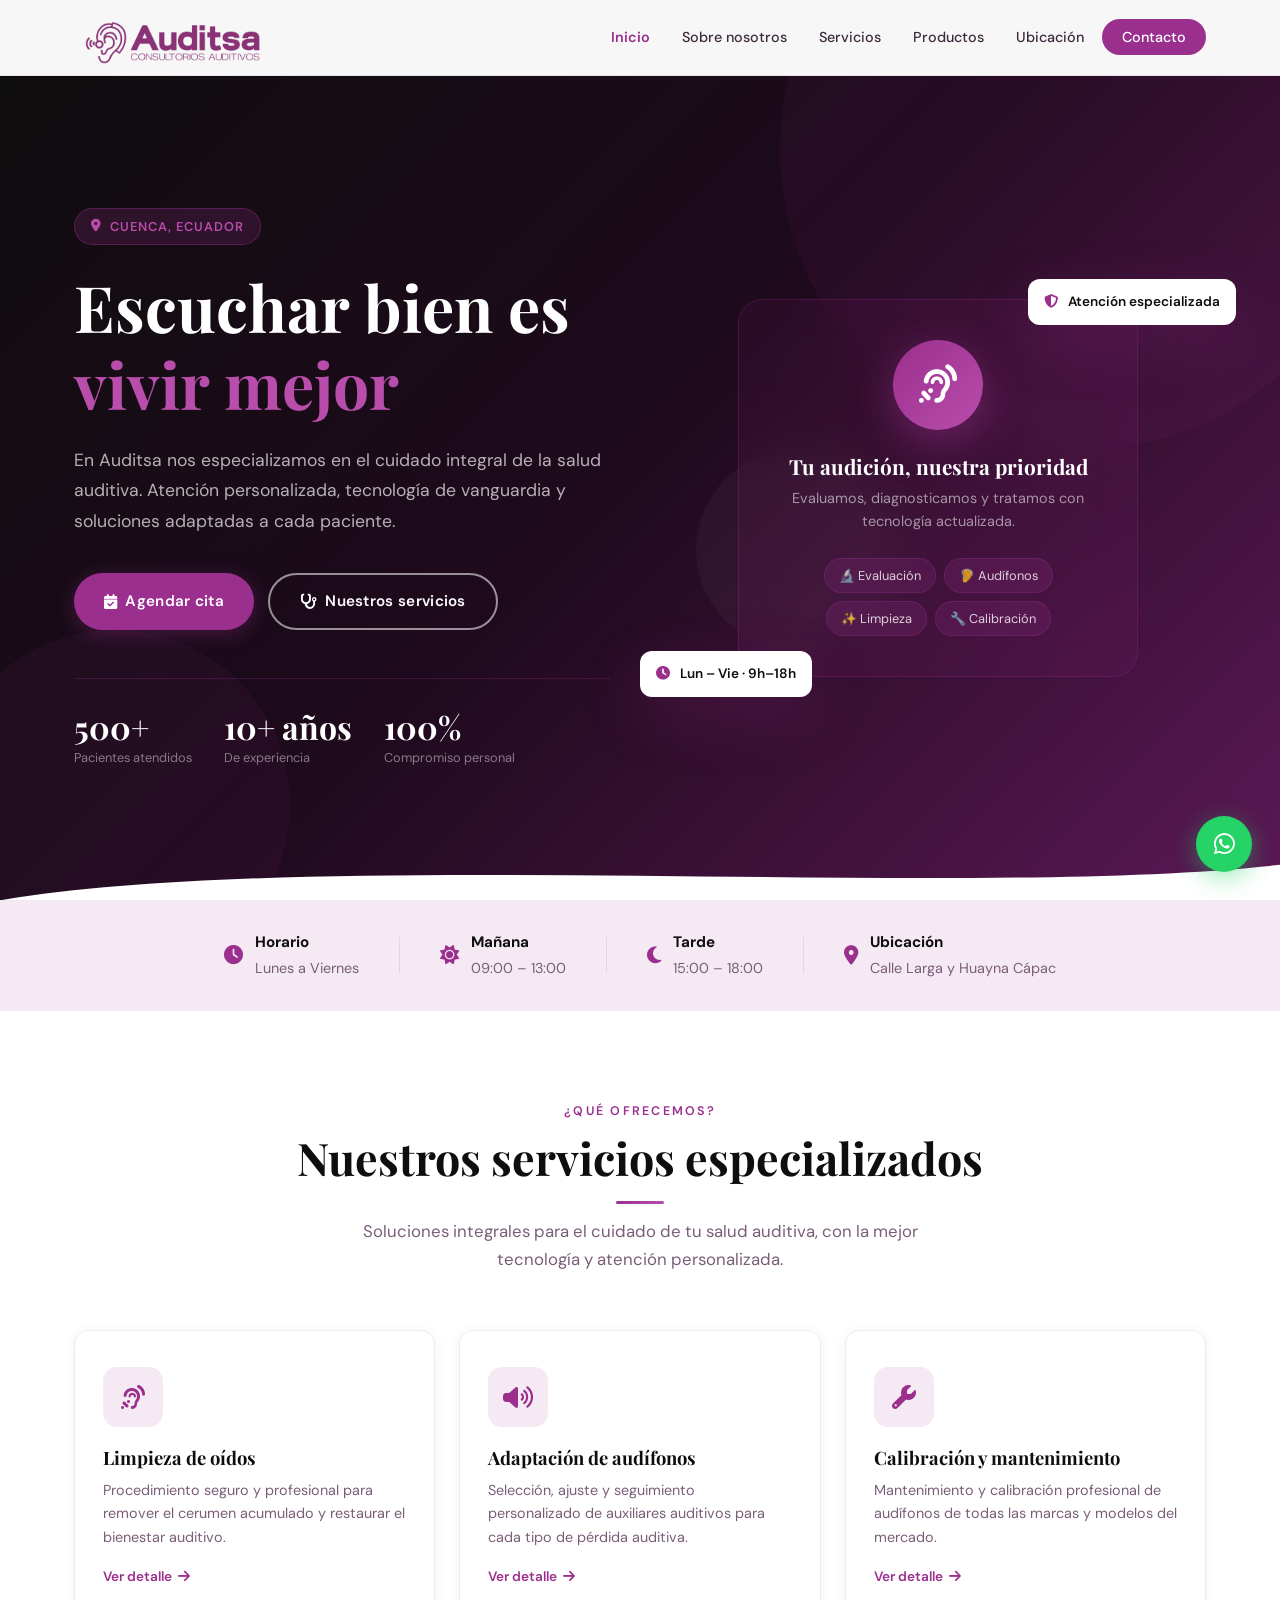
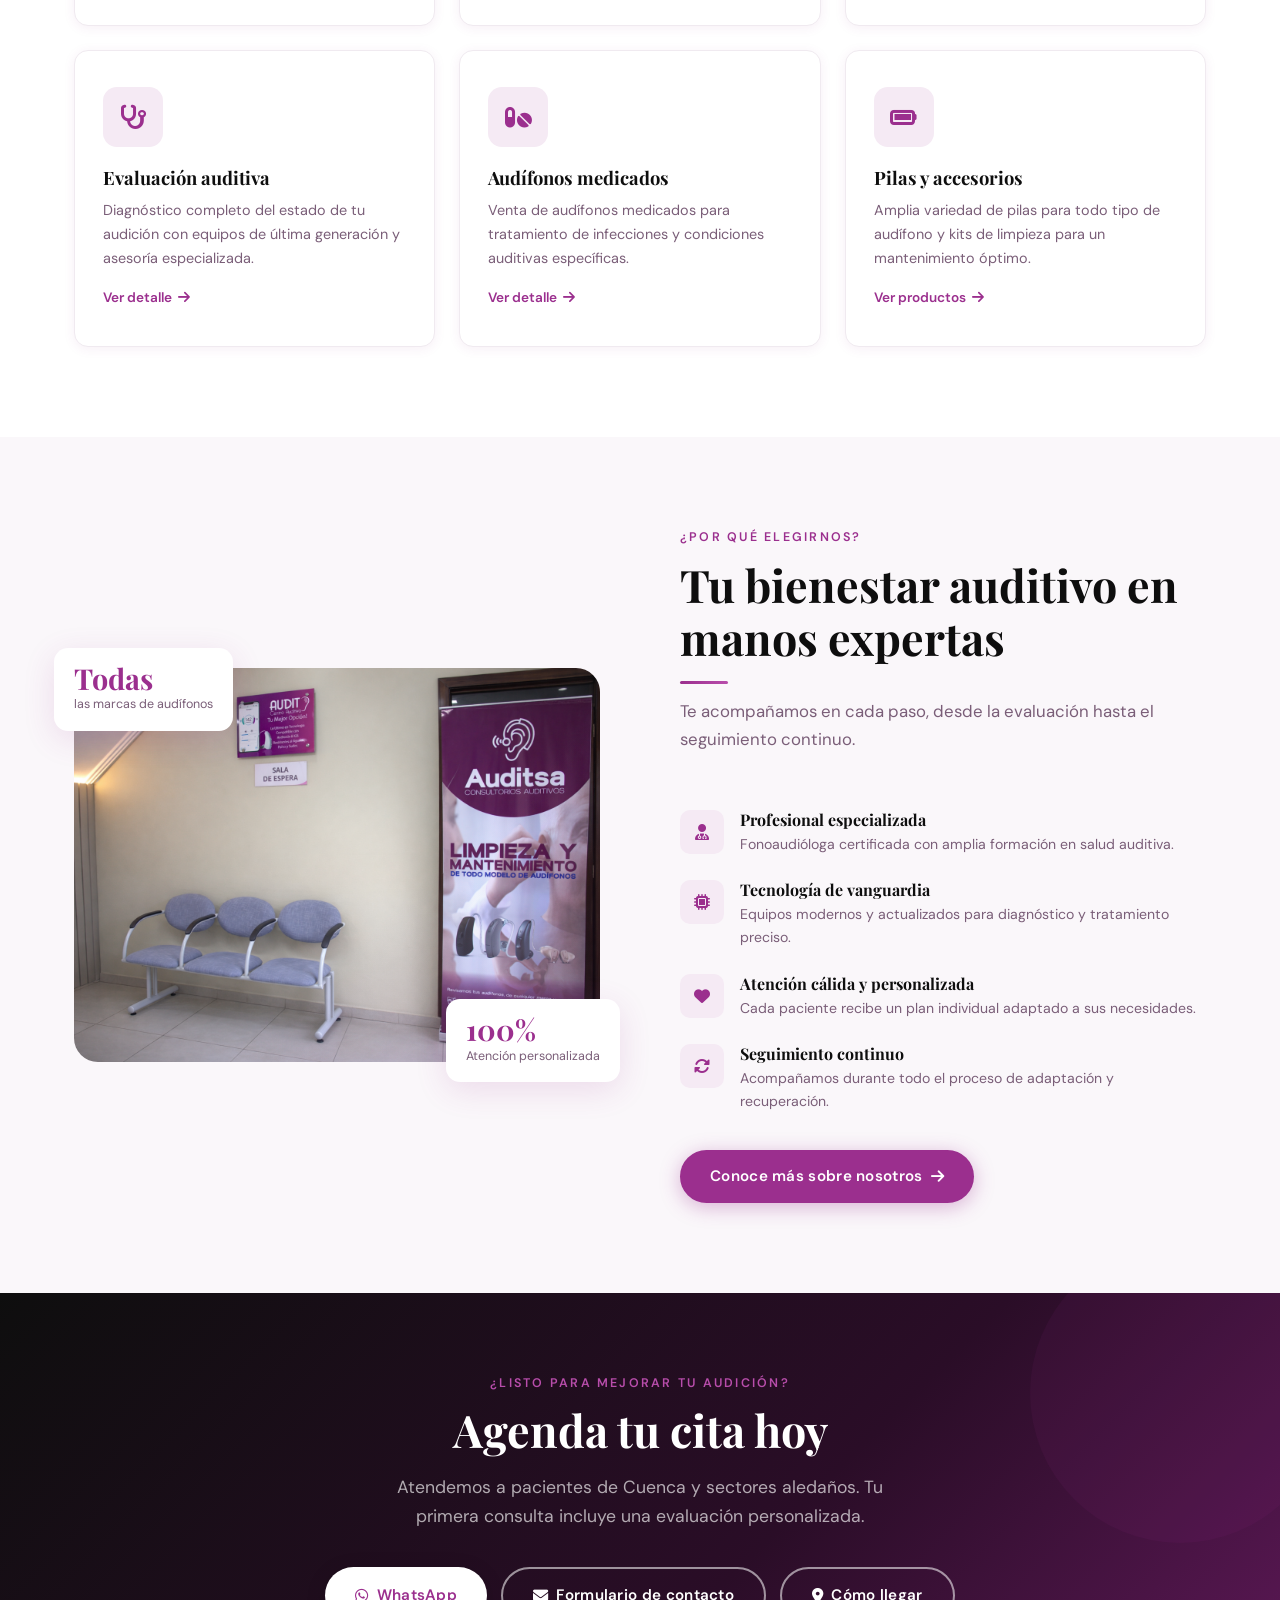
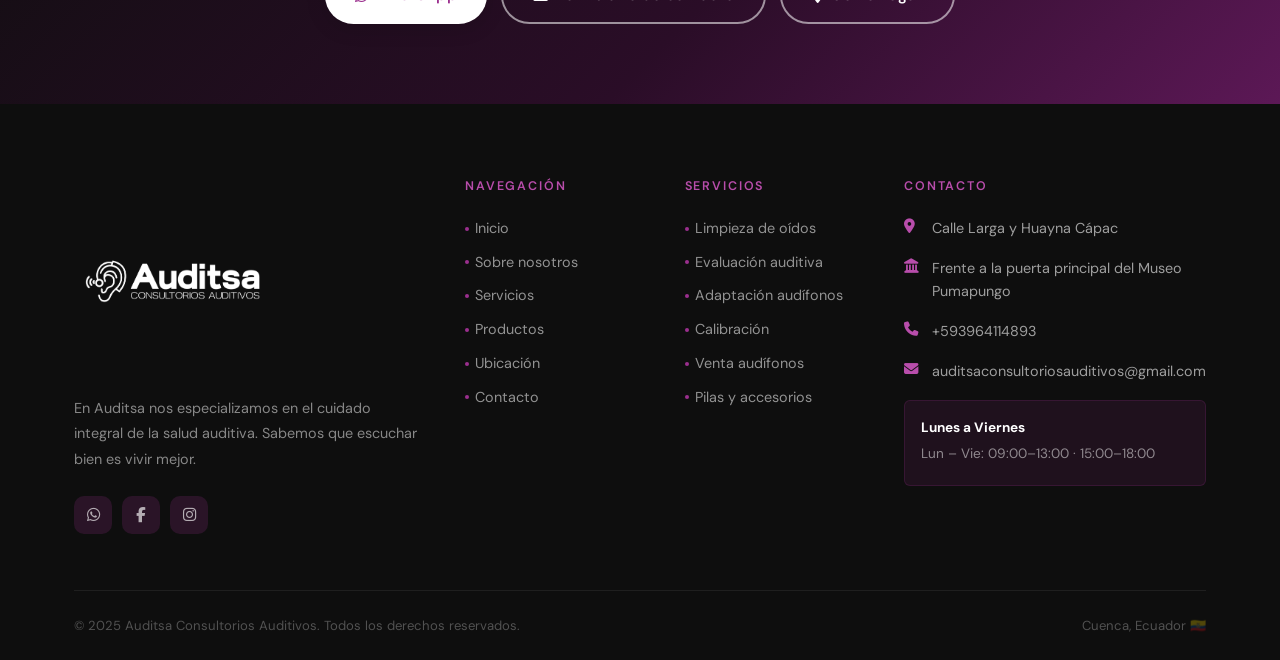
<file: index.html>
<!DOCTYPE html>
<html lang="es">

<head>
  <meta charset="UTF-8" />
  <meta name="viewport" content="width=device-width, initial-scale=1.0" />
  <meta name="description"
    content="Auditsa Consultorios Auditivos – Cuenca, Ecuador. Evaluación auditiva, audífonos, limpieza de oídos y más." />
  <title>Auditsa | Consultorios Auditivos – Cuenca, Ecuador</title>
  <link rel="stylesheet" href="styles.css" />
  <link rel="stylesheet" href="https://cdnjs.cloudflare.com/ajax/libs/font-awesome/6.5.0/css/all.min.css" />
  <style>
    .hero {
      min-height: 100vh;
      background: linear-gradient(135deg, var(--black) 0%, #1e0a1c 50%, var(--purple-deeper) 100%);
      display: flex;
      align-items: center;
      position: relative;
      overflow: hidden;
      padding-top: var(--nav-height);
    }

    .hero-bg-shapes {
      position: absolute;
      inset: 0;
      pointer-events: none;
    }

    .shape-circle {
      position: absolute;
      border-radius: 50%;
      background: rgba(155, 47, 142, 0.07);
    }

    .shape-1 {
      width: 600px;
      height: 600px;
      top: -150px;
      right: -100px;
    }

    .shape-2 {
      width: 350px;
      height: 350px;
      bottom: -80px;
      left: -60px;
    }

    .shape-3 {
      width: 200px;
      height: 200px;
      top: 50%;
      right: 30%;
      background: rgba(255, 255, 255, 0.03);
    }

    .wave-bottom {
      position: absolute;
      bottom: 0;
      left: 0;
      right: 0;
    }

    .hero-inner {
      display: grid;
      grid-template-columns: 1fr 1fr;
      gap: 60px;
      align-items: center;
      position: relative;
      z-index: 2;
      padding: 80px 0;
    }

    .hero-badge {
      display: inline-flex;
      align-items: center;
      gap: 8px;
      background: rgba(155, 47, 142, 0.2);
      border: 1px solid rgba(155, 47, 142, 0.4);
      color: var(--purple-light);
      padding: 7px 16px;
      border-radius: 50px;
      font-size: .8rem;
      font-weight: 600;
      letter-spacing: .08em;
      text-transform: uppercase;
      margin-bottom: 24px;
    }

    .hero h1 {
      color: white;
      margin-bottom: 22px;
      font-size: clamp(2.4rem, 5vw, 4rem);
    }

    .hero h1 em {
      font-style: normal;
      color: var(--purple-light);
    }

    .hero-desc {
      color: rgba(255, 255, 255, .68);
      font-size: 1.1rem;
      line-height: 1.75;
      margin-bottom: 36px;
    }

    .hero-ctas {
      display: flex;
      gap: 14px;
      flex-wrap: wrap;
      margin-bottom: 48px;
    }

    .hero-stats {
      display: flex;
      gap: 32px;
      padding-top: 32px;
      border-top: 1px solid rgba(155, 47, 142, .25);
    }

    .hero-stat-num {
      font-family: var(--font-display);
      font-size: 2rem;
      font-weight: 700;
      color: white;
      line-height: 1;
    }

    .hero-stat-label {
      font-size: .8rem;
      color: rgba(255, 255, 255, .45);
      margin-top: 4px;
    }

    .hero-visual {
      display: flex;
      justify-content: center;
      align-items: center;
      position: relative;
    }

    .hero-card-main {
      background: rgba(155, 47, 142, .1);
      backdrop-filter: blur(20px);
      border: 1px solid rgba(155, 47, 142, .25);
      border-radius: var(--radius-lg);
      padding: 40px;
      width: 100%;
      max-width: 400px;
      position: relative;
    }

    .ear-icon-large {
      width: 90px;
      height: 90px;
      background: linear-gradient(135deg, var(--purple), var(--purple-light));
      border-radius: 50%;
      display: flex;
      align-items: center;
      justify-content: center;
      font-size: 2.4rem;
      color: white;
      margin: 0 auto 24px;
      box-shadow: 0 12px 40px rgba(155, 47, 142, .5);
    }

    .hero-card-main h3 {
      color: white;
      text-align: center;
      font-size: 1.3rem;
      margin-bottom: 8px;
    }

    .hero-card-main p {
      color: rgba(255, 255, 255, .55);
      text-align: center;
      font-size: .9rem;
      margin-bottom: 24px;
    }

    .service-pills {
      display: flex;
      flex-wrap: wrap;
      gap: 8px;
      justify-content: center;
    }

    .service-pill {
      background: rgba(155, 47, 142, .2);
      border: 1px solid rgba(155, 47, 142, .3);
      color: rgba(255, 255, 255, .8);
      padding: 6px 14px;
      border-radius: 50px;
      font-size: .8rem;
    }

    .floating-badge {
      position: absolute;
      background: white;
      border-radius: 12px;
      padding: 12px 16px;
      box-shadow: var(--shadow-lg);
      display: flex;
      align-items: center;
      gap: 10px;
      font-size: .85rem;
      font-weight: 600;
      color: var(--black);
      white-space: nowrap;
      animation: float 3s ease-in-out infinite;
    }

    .floating-badge i {
      color: var(--purple);
    }

    .badge-top {
      top: -20px;
      right: -30px;
      animation-delay: 0s;
    }

    .badge-bottom {
      bottom: -20px;
      left: -30px;
      animation-delay: 1.5s;
    }

    @keyframes float {

      0%,
      100% {
        transform: translateY(0);
      }

      50% {
        transform: translateY(-8px);
      }
    }

    .services-grid {
      display: grid;
      grid-template-columns: repeat(3, 1fr);
      gap: 24px;
    }

    .service-card {
      background: var(--white);
      border-radius: var(--radius-md);
      padding: 36px 28px;
      box-shadow: var(--shadow-sm);
      transition: all var(--transition);
      border: 1px solid var(--gray-100);
      position: relative;
      overflow: hidden;
    }

    .service-card::before {
      content: '';
      position: absolute;
      top: 0;
      left: 0;
      right: 0;
      height: 3px;
      background: linear-gradient(90deg, var(--purple), var(--purple-light));
      transform: scaleX(0);
      transition: transform var(--transition);
      transform-origin: left;
    }

    .service-card:hover {
      transform: translateY(-6px);
      box-shadow: var(--shadow-md);
    }

    .service-card:hover::before {
      transform: scaleX(1);
    }

    .service-icon {
      width: 60px;
      height: 60px;
      background: var(--purple-pale);
      border-radius: 14px;
      display: flex;
      align-items: center;
      justify-content: center;
      font-size: 1.5rem;
      color: var(--purple);
      margin-bottom: 20px;
      transition: all var(--transition);
    }

    .service-card:hover .service-icon {
      background: var(--purple);
      color: white;
    }

    .service-card h3 {
      font-size: 1.15rem;
      margin-bottom: 10px;
    }

    .service-card p {
      font-size: .9rem;
      color: var(--gray-600);
      margin: 0;
    }

    .service-card-link {
      display: inline-flex;
      align-items: center;
      gap: 6px;
      color: var(--purple);
      font-size: .85rem;
      font-weight: 600;
      margin-top: 16px;
      transition: gap var(--transition);
    }

    .service-card:hover .service-card-link {
      gap: 10px;
    }

    .why-inner {
      display: grid;
      grid-template-columns: 1fr 1fr;
      gap: 80px;
      align-items: center;
    }

    .why-visual {
      position: relative;
    }

    .why-image-box {
      background: linear-gradient(135deg, var(--purple-pale), var(--gray-100));
      border-radius: var(--radius-lg);
      aspect-ratio: 4/3;
      position: relative;
      overflow: hidden;
    }

    .why-image-box img {
      width: 100%;
      height: 100%;
      object-fit: cover;
      display: block;
    }

    .why-image-box::after {
      content: '';
      position: absolute;
      inset: 0;
      background: linear-gradient(135deg, transparent 60%, rgba(155, 47, 142, .08));
    }

    .why-stat-card {
      position: absolute;
      background: white;
      border-radius: 14px;
      padding: 16px 20px;
      box-shadow: var(--shadow-md);
    }

    .why-stat-card.card-1 {
      bottom: -20px;
      right: -20px;
    }

    .why-stat-card.card-2 {
      top: -20px;
      left: -20px;
    }

    .why-stat-num {
      font-family: var(--font-display);
      font-size: 1.8rem;
      font-weight: 700;
      color: var(--purple);
      line-height: 1;
    }

    .why-stat-text {
      font-size: .78rem;
      color: var(--gray-600);
      margin-top: 2px;
    }

    .why-features {
      display: flex;
      flex-direction: column;
      gap: 24px;
      margin-top: 32px;
    }

    .why-feature {
      display: flex;
      gap: 16px;
      align-items: flex-start;
    }

    .why-feature-icon {
      width: 44px;
      height: 44px;
      background: var(--purple-pale);
      border-radius: 10px;
      display: flex;
      align-items: center;
      justify-content: center;
      color: var(--purple);
      font-size: 1rem;
      flex-shrink: 0;
    }

    .why-feature h4 {
      margin-bottom: 4px;
      font-size: 1rem;
    }

    .why-feature p {
      font-size: .88rem;
      color: var(--gray-600);
      margin: 0;
    }

    .cta-section {
      background: linear-gradient(135deg, var(--black) 0%, #2a0d27 60%, var(--purple-deeper) 100%);
      padding: 80px 0;
      text-align: center;
      position: relative;
      overflow: hidden;
    }

    .cta-section::before {
      content: '';
      position: absolute;
      top: -50px;
      right: -50px;
      width: 300px;
      height: 300px;
      border-radius: 50%;
      background: rgba(155, 47, 142, .08);
    }

    .cta-section h2 {
      color: white;
      margin-bottom: 16px;
    }

    .cta-section p {
      color: rgba(255, 255, 255, .65);
      font-size: 1.1rem;
      margin-bottom: 36px;
      max-width: 540px;
      margin-left: auto;
      margin-right: auto;
    }

    .cta-btns {
      display: flex;
      gap: 14px;
      justify-content: center;
      flex-wrap: wrap;
    }

    .hours-strip {
      background: var(--purple-pale);
      padding: 28px 0;
      border-top: 1px solid var(--gray-100);
      border-bottom: 1px solid var(--gray-100);
    }

    .hours-inner {
      display: flex;
      align-items: center;
      justify-content: center;
      gap: 40px;
      flex-wrap: wrap;
    }

    .hours-item {
      display: flex;
      align-items: center;
      gap: 12px;
    }

    .hours-item i {
      color: var(--purple);
      font-size: 1.2rem;
    }

    .hours-item strong {
      color: var(--black);
      font-size: .95rem;
    }

    .hours-item span {
      color: var(--gray-600);
      font-size: .9rem;
    }

    .hours-sep {
      width: 1px;
      height: 36px;
      background: var(--gray-200);
    }

    @media(max-width:900px) {
      .hero-inner {
        grid-template-columns: 1fr;
        text-align: center;
      }

      .hero-ctas {
        justify-content: center;
      }

      .hero-stats {
        justify-content: center;
      }

      .hero-visual {
        display: none;
      }

      .services-grid {
        grid-template-columns: repeat(2, 1fr);
      }

      .why-inner {
        grid-template-columns: 1fr;
      }

      .why-visual {
        display: none;
      }
    }

    @media(max-width:600px) {
      .services-grid {
        grid-template-columns: 1fr;
      }

      .hours-inner {
        flex-direction: column;
        gap: 20px;
      }

      .hours-sep {
        display: none;
      }
    }
  </style>
</head>

<body>
  <nav class="navbar" role="navigation" aria-label="Navegación principal">
    <div class="container navbar-inner">
      <a href="index.html" class="navbar-logo" aria-label="Auditsa – Inicio">
        <img data-logo="navbar" src="assets/MORADO_2.png" alt="Auditsa Consultorios Auditivos"
          style="width: 200px; height: auto;" />
      </a>
      <ul class="nav-links" id="navLinks" role="list">
        <li><a href="index.html">Inicio</a></li>
        <li><a href="sobre.html">Sobre nosotros</a></li>
        <li><a href="servicios.html">Servicios</a></li>
        <li><a href="productos.html">Productos</a></li>
        <li><a href="ubicacion.html">Ubicación</a></li>
        <li><a href="contacto.html" class="nav-cta">Contacto</a></li>
      </ul>
      <button class="nav-toggle" id="navToggle" aria-label="Abrir menú"><span></span><span></span><span></span></button>
    </div>
  </nav>

  <section class="hero" aria-label="Presentación principal">
    <div class="hero-bg-shapes" aria-hidden="true">
      <div class="shape-circle shape-1"></div>
      <div class="shape-circle shape-2"></div>
      <div class="shape-circle shape-3"></div>
    </div>
    <div class="container">
      <div class="hero-inner">
        <div class="hero-content">
          <div class="hero-badge"><i class="fas fa-map-marker-alt"></i> Cuenca, Ecuador</div>
          <h1>Escuchar bien es <em>vivir mejor</em></h1>
          <p class="hero-desc">En Auditsa nos especializamos en el cuidado integral de la salud auditiva. Atención
            personalizada, tecnología de vanguardia y soluciones adaptadas a cada paciente.</p>
          <div class="hero-ctas">
            <a href="contacto.html" class="btn btn-primary"><i class="fas fa-calendar-check"></i> Agendar cita</a>
            <a href="servicios.html" class="btn btn-outline"><i class="fas fa-stethoscope"></i> Nuestros servicios</a>
          </div>
          <div class="hero-stats">
            <div>
              <div class="hero-stat-num stat-number" data-target="500" data-suffix="+">0+</div>
              <div class="hero-stat-label">Pacientes atendidos</div>
            </div>
            <div>
              <div class="hero-stat-num stat-number" data-target="10" data-suffix="+ años">0</div>
              <div class="hero-stat-label">De experiencia</div>
            </div>
            <div>
              <div class="hero-stat-num stat-number" data-target="100" data-suffix="%">0%</div>
              <div class="hero-stat-label">Compromiso personal</div>
            </div>
          </div>
        </div>
        <div class="hero-visual" aria-hidden="true">
          <div class="hero-card-main">
            <div class="ear-icon-large"><i class="fas fa-ear-listen"></i></div>
            <h3>Tu audición, nuestra prioridad</h3>
            <p>Evaluamos, diagnosticamos y tratamos con tecnología actualizada.</p>
            <div class="service-pills">
              <span class="service-pill">🔬 Evaluación</span>
              <span class="service-pill">🦻 Audífonos</span>
              <span class="service-pill">✨ Limpieza</span>
              <span class="service-pill">🔧 Calibración</span>
            </div>
          </div>
          <div class="floating-badge badge-top"><i class="fas fa-shield-halved"></i> Atención especializada</div>
          <div class="floating-badge badge-bottom"><i class="fas fa-clock"></i> Lun – Vie · 9h–18h</div>
        </div>
      </div>
    </div>
    <svg class="wave-bottom" viewBox="0 0 1440 60" preserveAspectRatio="none" aria-hidden="true">
      <path d="M0,60 C360,0 1080,60 1440,20 L1440,60 Z" fill="#ffffff" />
    </svg>
  </section>

  <div class="hours-strip" role="complementary" aria-label="Horarios de atención">
    <div class="container">
      <div class="hours-inner">
        <div class="hours-item"><i class="fas fa-clock"></i>
          <div><strong>Horario</strong><br><span data-cfg="dias">Lunes a Viernes</span></div>
        </div>
        <div class="hours-sep"></div>
        <div class="hours-item"><i class="fas fa-sun"></i>
          <div><strong>Mañana</strong><br><span data-cfg="horarioManana">09:00 – 13:00</span></div>
        </div>
        <div class="hours-sep"></div>
        <div class="hours-item"><i class="fas fa-moon"></i>
          <div><strong>Tarde</strong><br><span data-cfg="horarioTarde">15:00 – 18:00</span></div>
        </div>
        <div class="hours-sep"></div>
        <div class="hours-item"><i class="fas fa-map-marker-alt"></i>
          <div><strong>Ubicación</strong><br><span data-cfg="calle">Calle Larga y Huayna Cápac</span></div>
        </div>
      </div>
    </div>
  </div>

  <section class="section" aria-labelledby="services-heading">
    <div class="container">
      <div class="section-header section-header--center fade-up">
        <span class="section-label">¿Qué ofrecemos?</span>
        <h2 id="services-heading">Nuestros servicios especializados</h2>
        <div class="divider"></div>
        <p>Soluciones integrales para el cuidado de tu salud auditiva, con la mejor tecnología y atención personalizada.
        </p>
      </div>
      <div class="services-grid">
        <article class="service-card fade-up" data-delay="0">
          <div class="service-icon"><i class="fas fa-ear-listen"></i></div>
          <h3>Limpieza de oídos</h3>
          <p>Procedimiento seguro y profesional para remover el cerumen acumulado y restaurar el bienestar auditivo.</p>
          <a href="servicios.html" class="service-card-link">Ver detalle <i class="fas fa-arrow-right"></i></a>
        </article>
        <article class="service-card fade-up" data-delay="100">
          <div class="service-icon"><i class="fas fa-volume-high"></i></div>
          <h3>Adaptación de audífonos</h3>
          <p>Selección, ajuste y seguimiento personalizado de auxiliares auditivos para cada tipo de pérdida auditiva.
          </p><a href="servicios.html" class="service-card-link">Ver detalle <i class="fas fa-arrow-right"></i></a>
        </article>
        <article class="service-card fade-up" data-delay="200">
          <div class="service-icon"><i class="fas fa-wrench"></i></div>
          <h3>Calibración y mantenimiento</h3>
          <p>Mantenimiento y calibración profesional de audífonos de todas las marcas y modelos del mercado.</p><a
            href="servicios.html" class="service-card-link">Ver detalle <i class="fas fa-arrow-right"></i></a>
        </article>
        <article class="service-card fade-up" data-delay="300">
          <div class="service-icon"><i class="fas fa-stethoscope"></i></div>
          <h3>Evaluación auditiva</h3>
          <p>Diagnóstico completo del estado de tu audición con equipos de última generación y asesoría especializada.
          </p><a href="servicios.html" class="service-card-link">Ver detalle <i class="fas fa-arrow-right"></i></a>
        </article>
        <article class="service-card fade-up" data-delay="400">
          <div class="service-icon"><i class="fas fa-pills"></i></div>
          <h3>Audífonos medicados</h3>
          <p>Venta de audífonos medicados para tratamiento de infecciones y condiciones auditivas específicas.</p><a
            href="servicios.html" class="service-card-link">Ver detalle <i class="fas fa-arrow-right"></i></a>
        </article>
        <article class="service-card fade-up" data-delay="500">
          <div class="service-icon"><i class="fas fa-battery-full"></i></div>
          <h3>Pilas y accesorios</h3>
          <p>Amplia variedad de pilas para todo tipo de audífono y kits de limpieza para un mantenimiento óptimo.</p><a
            href="productos.html" class="service-card-link">Ver productos <i class="fas fa-arrow-right"></i></a>
        </article>
      </div>
    </div>
  </section>

  <section class="section section--gray" aria-labelledby="why-heading">
    <div class="container">
      <div class="why-inner">
        <div class="why-visual fade-in">
          <div class="why-image-box">
            <img src="assets/Image1.png" alt="Imagen auditiva" />
          </div>

          <div class="why-stat-card card-1">
            <div class="why-stat-num">100%</div>
            <div class="why-stat-text">Atención personalizada</div>
          </div>

          <div class="why-stat-card card-2">
            <div class="why-stat-num">Todas</div>
            <div class="why-stat-text">las marcas de audífonos</div>
          </div>
        </div>
        <div>
          <div class="section-header fade-up">
            <span class="section-label">¿Por qué elegirnos?</span>
            <h2 id="why-heading">Tu bienestar auditivo en manos expertas</h2>
            <div class="divider"></div>
            <p>Te acompañamos en cada paso, desde la evaluación hasta el seguimiento continuo.</p>
          </div>
          <div class="why-features">
            <div class="why-feature fade-up" data-delay="0">
              <div class="why-feature-icon"><i class="fas fa-user-doctor"></i></div>
              <div>
                <h4>Profesional especializada</h4>
                <p>Fonoaudióloga certificada con amplia formación en salud auditiva.</p>
              </div>
            </div>
            <div class="why-feature fade-up" data-delay="100">
              <div class="why-feature-icon"><i class="fas fa-microchip"></i></div>
              <div>
                <h4>Tecnología de vanguardia</h4>
                <p>Equipos modernos y actualizados para diagnóstico y tratamiento preciso.</p>
              </div>
            </div>
            <div class="why-feature fade-up" data-delay="200">
              <div class="why-feature-icon"><i class="fas fa-heart"></i></div>
              <div>
                <h4>Atención cálida y personalizada</h4>
                <p>Cada paciente recibe un plan individual adaptado a sus necesidades.</p>
              </div>
            </div>
            <div class="why-feature fade-up" data-delay="300">
              <div class="why-feature-icon"><i class="fas fa-rotate"></i></div>
              <div>
                <h4>Seguimiento continuo</h4>
                <p>Acompañamos durante todo el proceso de adaptación y recuperación.</p>
              </div>
            </div>
          </div>
          <div style="margin-top:36px" class="fade-up" data-delay="400"><a href="sobre.html"
              class="btn btn-primary">Conoce más sobre nosotros <i class="fas fa-arrow-right"></i></a></div>
        </div>
      </div>
    </div>
  </section>

  <section class="cta-section" aria-labelledby="cta-heading">
    <div class="container" style="position:relative;z-index:2">
      <span class="section-label" style="color:var(--purple-light)">¿Listo para mejorar tu audición?</span>
      <h2 id="cta-heading">Agenda tu cita hoy</h2>
      <p>Atendemos a pacientes de Cuenca y sectores aledaños. Tu primera consulta incluye una evaluación personalizada.
      </p>
      <div class="cta-btns">
        <a href="#" target="_blank" data-href="whatsapp" class="btn btn-white"><i class="fab fa-whatsapp"></i>
          WhatsApp</a>
        <a href="contacto.html" class="btn btn-outline"><i class="fas fa-envelope"></i> Formulario de contacto</a>
        <a href="ubicacion.html" class="btn btn-outline"><i class="fas fa-map-marker-alt"></i> Cómo llegar</a>
      </div>
    </div>
  </section>
  <footer class="footer" role="contentinfo">
    <div class="container">
      <div class="footer-grid">
        <div>
          <a href="index.html" style="display:inline-flex;margin-bottom:0">
            <img data-logo="footer" class="footer-logo-img" src="assets/BLANCO_2.png"
              alt="Auditsa Consultorios Auditivos" style="width: 200px; height: auto;" />
          </a>
          <p class="footer-desc">En Auditsa nos especializamos en el cuidado integral de la salud auditiva. Sabemos que
            escuchar bien es vivir mejor.</p>
          <div class="footer-socials">
            <a href="#" target="_blank" data-href="whatsapp" data-red="whatsapp" class="footer-social-link"
              aria-label="WhatsApp"><i class="fab fa-whatsapp"></i></a>
            <a href="#" target="_blank" data-href="facebook" data-red="facebook" class="footer-social-link"
              aria-label="Facebook"><i class="fab fa-facebook-f"></i></a>
            <a href="#" target="_blank" data-href="instagram" data-red="instagram" class="footer-social-link"
              aria-label="Instagram"><i class="fab fa-instagram"></i></a>
          </div>
        </div>
        <div class="footer-col">
          <h5>Navegación</h5>
          <ul class="footer-links">
            <li><a href="index.html">Inicio</a></li>
            <li><a href="sobre.html">Sobre nosotros</a></li>
            <li><a href="servicios.html">Servicios</a></li>
            <li><a href="productos.html">Productos</a></li>
            <li><a href="ubicacion.html">Ubicación</a></li>
            <li><a href="contacto.html">Contacto</a></li>
          </ul>
        </div>
        <div class="footer-col">
          <h5>Servicios</h5>
          <ul class="footer-links">
            <li><a href="servicios.html">Limpieza de oídos</a></li>
            <li><a href="servicios.html">Evaluación auditiva</a></li>
            <li><a href="servicios.html">Adaptación audífonos</a></li>
            <li><a href="servicios.html">Calibración</a></li>
            <li><a href="productos.html">Venta audífonos</a></li>
            <li><a href="productos.html">Pilas y accesorios</a></li>
          </ul>
        </div>
        <div class="footer-col">
          <h5>Contacto</h5>
          <div class="footer-contact-item"><i class="fas fa-map-marker-alt"></i><span data-cfg="calle">Calle Larga y
              Huayna Cápac</span></div>
          <div class="footer-contact-item"><i class="fas fa-landmark"></i><span data-cfg="referencia">Frente al Museo
              Pumapungo</span></div>
          <div class="footer-contact-item"><i class="fas fa-phone"></i><a href="#" data-href="telefono"
              style="color:inherit"><span data-cfg="telefono">+593 00 000 0000</span></a></div>
          <div class="footer-contact-item"><i class="fas fa-envelope"></i><a href="#" data-href="email"
              style="color:inherit"><span data-cfg="email">info@auditsa.ec</span></a></div>
          <div class="footer-hours">
            <p><strong data-cfg="dias">Lunes a Viernes</strong></p>
            <p data-cfg="horarios">09:00–13:00 · 15:00–18:00</p>
          </div>
        </div>
      </div>
      <div class="footer-bottom">
        <span data-cfg="copyright">© 2025 Auditsa Consultorios Auditivos. Todos los derechos reservados.</span>
        <span>Cuenca, Ecuador 🇪🇨</span>
      </div>
    </div>
  </footer>
  <a href="#" target="_blank" class="whatsapp-float" aria-label="Contáctanos por WhatsApp"><i
      class="fab fa-whatsapp"></i></a>
  <script src="script.js"></script>
  <script src="config.js"></script>
</body>

</html>
</file>
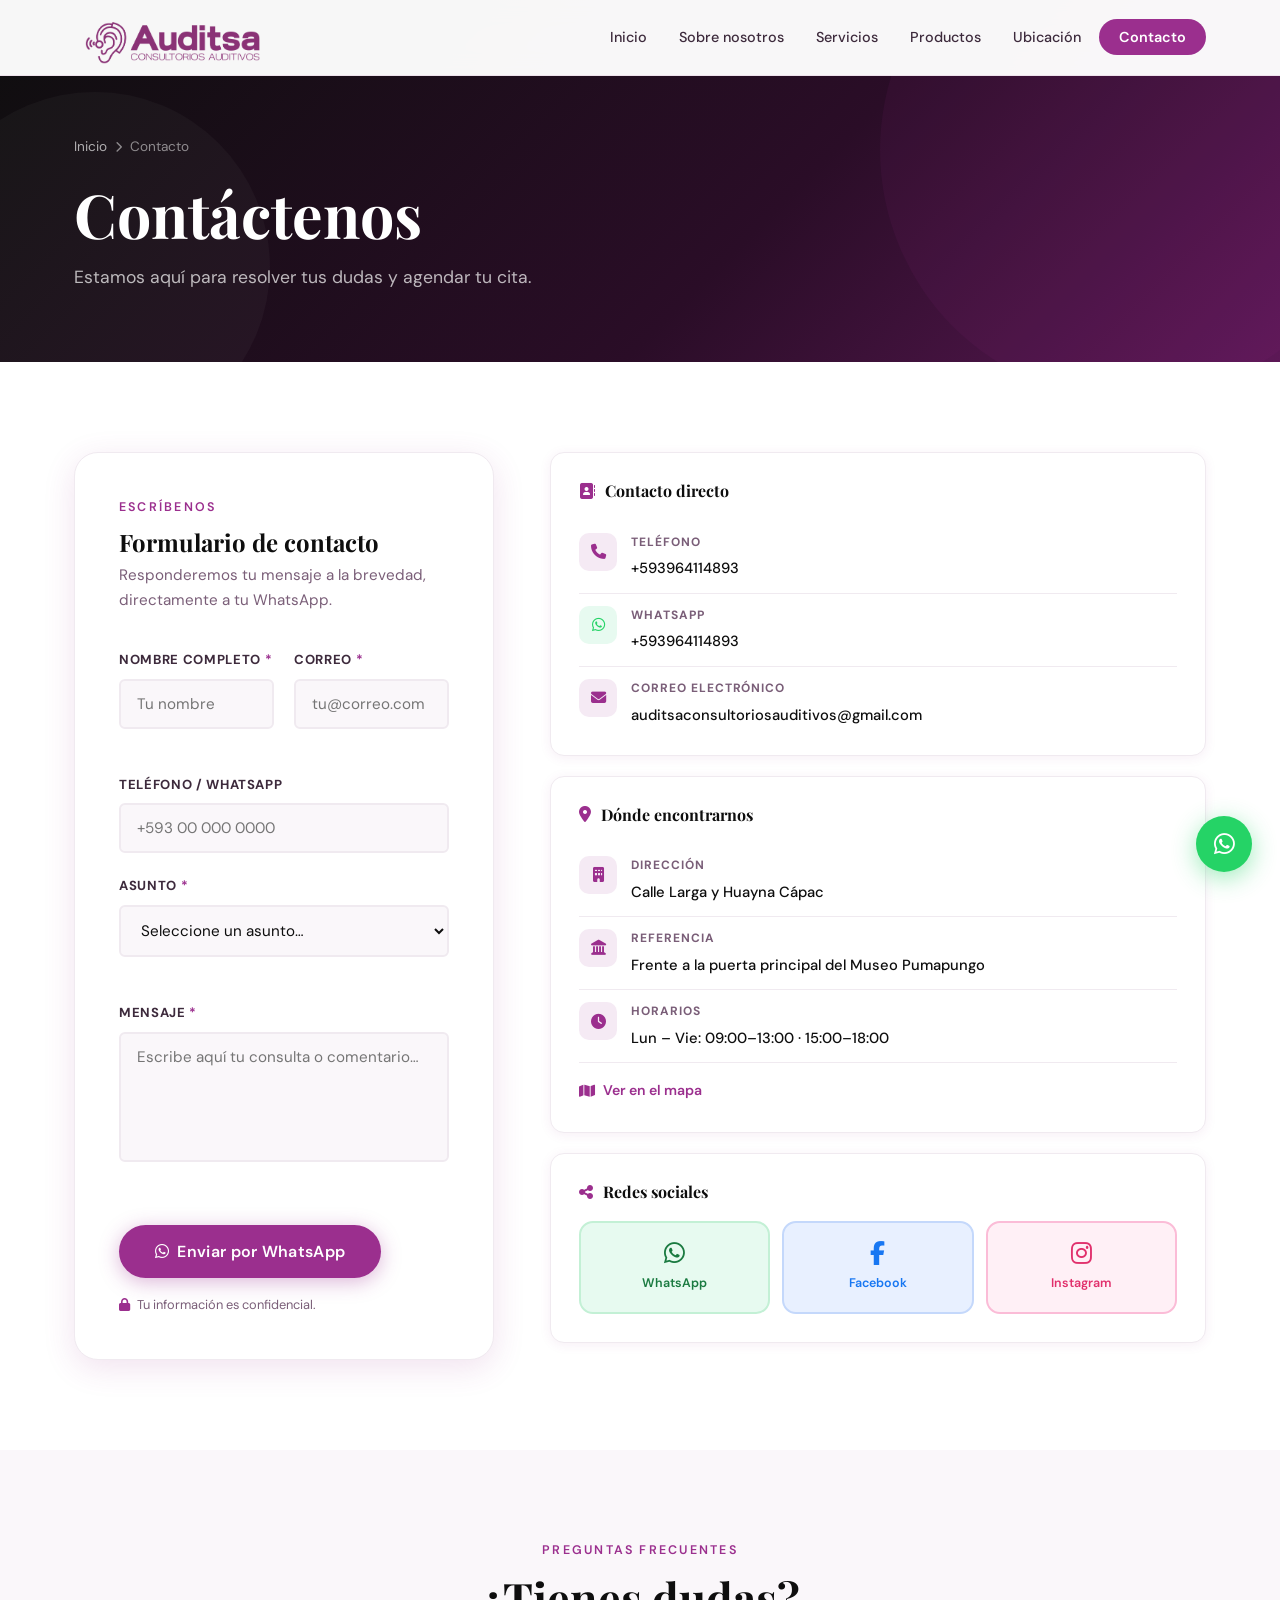
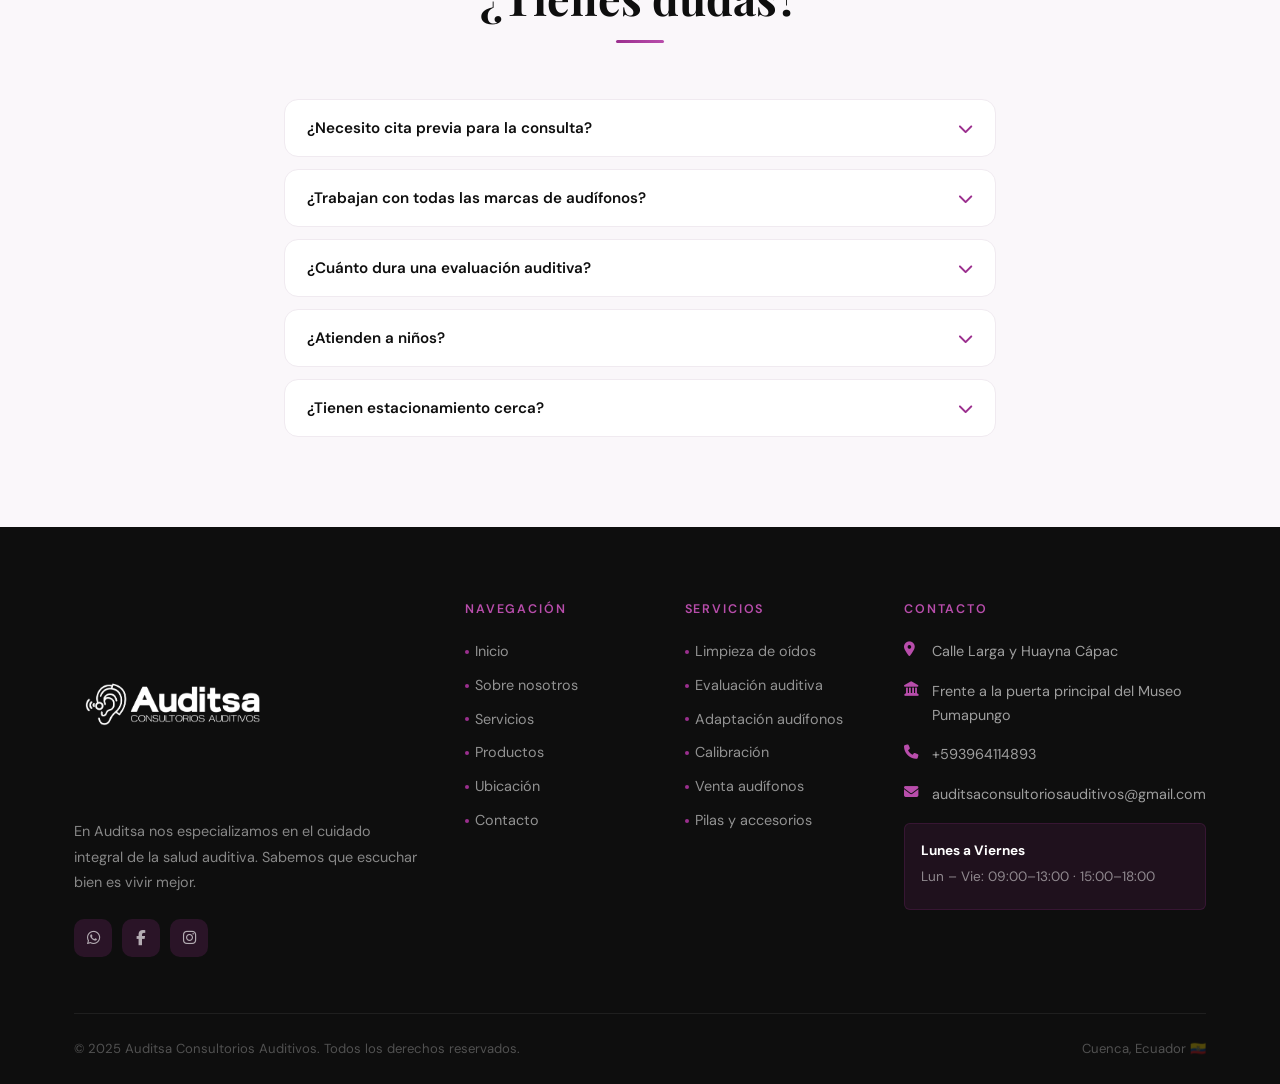
<file: contacto.html>
<!DOCTYPE html>
<html lang="es">

<head>
  <meta charset="UTF-8" />
  <meta name="viewport" content="width=device-width, initial-scale=1.0" />
  <meta name="description"
    content="Contacta con Auditsa: formulario, teléfono, WhatsApp, correo y redes sociales. Agenda tu cita en Cuenca, Ecuador." />
  <title>Contacto | Auditsa</title>
  <link rel="stylesheet" href="styles.css" />
  <link rel="stylesheet" href="https://cdnjs.cloudflare.com/ajax/libs/font-awesome/6.5.0/css/all.min.css" />
  <style>
    .contact-section {
      padding: 90px 0;
    }

    .contact-inner {
      display: grid;
      grid-template-columns: 420px 1fr;
      gap: 56px;
      align-items: start;
    }

    .contact-side {
      display: flex;
      flex-direction: column;
      gap: 20px;
    }

    .contact-info-card {
      background: white;
      border-radius: var(--radius-md);
      padding: 28px;
      box-shadow: var(--shadow-sm);
      border: 1px solid var(--gray-100);
    }

    .contact-info-card h4 {
      font-size: 1rem;
      margin-bottom: 20px;
      display: flex;
      align-items: center;
      gap: 10px;
    }

    .contact-info-card h4 i {
      color: var(--purple);
    }

    .contact-line {
      display: flex;
      align-items: flex-start;
      gap: 14px;
      padding: 12px 0;
      border-bottom: 1px solid var(--gray-100);
      transition: all var(--transition);
    }

    .contact-line:last-child {
      border-bottom: none;
      padding-bottom: 0;
    }

    a.contact-line:hover {
      color: var(--purple);
    }

    .contact-line-icon {
      width: 38px;
      height: 38px;
      border-radius: 10px;
      display: flex;
      align-items: center;
      justify-content: center;
      font-size: .95rem;
      flex-shrink: 0;
      background: var(--purple-pale);
      color: var(--purple);
      transition: all var(--transition);
    }

    a.contact-line:hover .contact-line-icon {
      background: var(--purple);
      color: white;
    }

    .contact-line-label {
      font-size: .75rem;
      font-weight: 700;
      letter-spacing: .08em;
      text-transform: uppercase;
      color: var(--gray-600);
      margin-bottom: 4px;
    }

    .contact-line-value {
      font-size: .92rem;
      color: var(--black);
      font-weight: 500;
    }

    .social-grid {
      display: grid;
      grid-template-columns: 1fr 1fr 1fr;
      gap: 12px;
    }

    .social-btn {
      display: flex;
      flex-direction: column;
      align-items: center;
      gap: 8px;
      padding: 18px 12px;
      border-radius: var(--radius-md);
      font-weight: 600;
      font-size: .78rem;
      transition: all var(--transition);
      border: 2px solid transparent;
    }

    .social-btn i {
      font-size: 1.5rem;
    }

    .social-btn:hover {
      transform: translateY(-3px);
      box-shadow: var(--shadow-md);
    }

    .social-wa {
      background: #e7faf0;
      color: #1a7a40;
      border-color: #c3f0d5;
    }

    .social-wa:hover {
      background: #25D366;
      color: white;
      border-color: #25D366;
    }

    .social-fb {
      background: #e8f0ff;
      color: #1877f2;
      border-color: #c4d8fb;
    }

    .social-fb:hover {
      background: #1877f2;
      color: white;
      border-color: #1877f2;
    }

    .social-ig {
      background: #fff0f6;
      color: #e1306c;
      border-color: #fbbcd7;
    }

    .social-ig:hover {
      background: linear-gradient(135deg, #f09433, #e6683c, #dc2743, #cc2366, #bc1888);
      color: white;
      border-color: transparent;
    }

    .contact-form-card {
      background: white;
      border-radius: var(--radius-lg);
      padding: 44px;
      box-shadow: var(--shadow-md);
      border: 1px solid var(--gray-100);
    }

    .form-header {
      margin-bottom: 36px;
    }

    .form-header h3 {
      font-size: 1.5rem;
      margin-bottom: 6px;
    }

    .form-header p {
      color: var(--gray-600);
      font-size: .95rem;
      margin: 0;
    }

    .form-group {
      margin-bottom: 22px;
    }

    .form-row {
      display: grid;
      grid-template-columns: 1fr 1fr;
      gap: 20px;
    }

    label {
      display: block;
      font-size: .82rem;
      font-weight: 700;
      letter-spacing: .05em;
      text-transform: uppercase;
      color: var(--gray-800);
      margin-bottom: 8px;
    }

    label span {
      color: var(--purple);
    }

    input,
    select,
    textarea {
      width: 100%;
      padding: 13px 16px;
      border: 2px solid var(--gray-100);
      border-radius: var(--radius-sm);
      font-family: var(--font-body);
      font-size: .95rem;
      color: var(--text-dark);
      background: var(--off-white);
      transition: all var(--transition);
      outline: none;
      resize: none;
    }

    input:focus,
    select:focus,
    textarea:focus {
      border-color: var(--purple);
      background: white;
      box-shadow: 0 0 0 4px rgba(155, 47, 142, .08);
    }

    input.error,
    select.error,
    textarea.error {
      border-color: #e53e3e;
      background: #fff5f5;
    }

    .field-error {
      font-size: .78rem;
      color: #e53e3e;
      margin-top: 5px;
      display: block;
      min-height: 18px;
    }

    textarea {
      min-height: 130px;
    }

    .form-submit {
      margin-top: 32px;
      display: flex;
      align-items: center;
      gap: 16px;
      flex-wrap: wrap;
    }

    .form-submit .btn-primary {
      padding: 16px 36px;
      font-size: 1rem;
    }

    .form-note {
      font-size: .8rem;
      color: var(--gray-600);
    }

    .form-note i {
      color: var(--purple);
      margin-right: 4px;
    }

    .faq-list {
      display: flex;
      flex-direction: column;
      gap: 12px;
    }

    .faq-item {
      background: white;
      border-radius: var(--radius-md);
      border: 1px solid var(--gray-100);
      overflow: hidden;
    }

    .faq-question {
      width: 100%;
      padding: 18px 22px;
      display: flex;
      align-items: center;
      justify-content: space-between;
      font-weight: 600;
      font-size: .95rem;
      color: var(--black);
      background: none;
      text-align: left;
      cursor: pointer;
      transition: background var(--transition);
      border: none;
    }

    .faq-question:hover {
      background: var(--purple-pale);
    }

    .faq-question i {
      color: var(--purple);
      transition: transform var(--transition);
      flex-shrink: 0;
      margin-left: 12px;
    }

    .faq-item.open .faq-question i {
      transform: rotate(180deg);
    }

    .faq-answer {
      max-height: 0;
      overflow: hidden;
      transition: max-height .35s ease, padding .35s ease;
    }

    .faq-item.open .faq-answer {
      max-height: 300px;
    }

    .faq-answer-inner {
      padding: 0 22px 18px;
      font-size: .9rem;
      color: var(--gray-800);
      line-height: 1.75;
    }

    @media(max-width:960px) {
      .contact-inner {
        grid-template-columns: 1fr;
      }

      .contact-side {
        order: 2;
      }
    }

    @media(max-width:560px) {
      .contact-form-card {
        padding: 28px 22px;
      }

      .form-row {
        grid-template-columns: 1fr;
      }
    }
  </style>
</head>

<body>
  <nav class="navbar" role="navigation" aria-label="Navegación principal">
    <div class="container navbar-inner">
      <a href="index.html" class="navbar-logo" aria-label="Auditsa – Inicio">
        <img data-logo="navbar" src="assets/MORADO_2.png" alt="Auditsa Consultorios Auditivos"
          style="width: 200px; height: auto;" />
      </a>
      <ul class="nav-links" id="navLinks" role="list">
        <li><a href="index.html">Inicio</a></li>
        <li><a href="sobre.html">Sobre nosotros</a></li>
        <li><a href="servicios.html">Servicios</a></li>
        <li><a href="productos.html">Productos</a></li>
        <li><a href="ubicacion.html">Ubicación</a></li>
        <li><a href="contacto.html" class="nav-cta">Contacto</a></li>
      </ul>
      <button class="nav-toggle" id="navToggle" aria-label="Abrir menú"><span></span><span></span><span></span></button>
    </div>
  </nav>

  <section class="page-hero">
    <div class="container">
      <nav class="breadcrumb"><a href="index.html">Inicio</a><i class="fas fa-chevron-right"></i><span>Contacto</span>
      </nav>
      <h1>Contáctenos</h1>
      <p>Estamos aquí para resolver tus dudas y agendar tu cita.</p>
    </div>
  </section>

  <section class="contact-section">
    <div class="container">
      <div class="contact-inner">
        <div class="contact-form-card fade-up">
          <div class="form-header">
            <span class="section-label">Escríbenos</span>
            <h3>Formulario de contacto</h3>
            <p>Responderemos tu mensaje a la brevedad, directamente a tu WhatsApp.</p>
          </div>
          <form id="contactForm" novalidate>
            <div class="form-row">
              <div class="form-group">
                <label for="name">Nombre completo <span>*</span></label>
                <input type="text" id="name" name="name" placeholder="Tu nombre" autocomplete="name" />
                <span class="field-error" id="nameError"></span>
              </div>
              <div class="form-group">
                <label for="email">Correo <span>*</span></label>
                <input type="email" id="email" name="email" placeholder="tu@correo.com" autocomplete="email" />
                <span class="field-error" id="emailError"></span>
              </div>
            </div>
            <div class="form-group">
              <label for="phone">Teléfono / WhatsApp</label>
              <input type="tel" id="phone" name="phone" placeholder="+593 00 000 0000" autocomplete="tel" />
            </div>
            <div class="form-group">
              <label for="subject">Asunto <span>*</span></label>
              <select id="subject" name="subject">
                <option value="">Seleccione un asunto…</option>
                <option value="cita">Agendar una cita</option>
                <option value="evaluacion">Evaluación auditiva</option>
                <option value="audifonos">Información sobre audífonos</option>
                <option value="limpieza">Limpieza de oídos</option>
                <option value="calibracion">Calibración de audífono</option>
                <option value="productos">Consulta sobre productos</option>
                <option value="otro">Otro</option>
              </select>
              <span class="field-error" id="subjectError"></span>
            </div>
            <div class="form-group">
              <label for="message">Mensaje <span>*</span></label>
              <textarea id="message" name="message" placeholder="Escribe aquí tu consulta o comentario…"></textarea>
              <span class="field-error" id="messageError"></span>
            </div>
            <div class="form-submit">
              <button type="submit" class="btn btn-primary"><i class="fab fa-whatsapp"></i> Enviar por WhatsApp</button>
              <span class="form-note"><i class="fas fa-lock"></i> Tu información es confidencial.</span>
            </div>
          </form>
        </div>
        <div class="contact-side">
          <div class="contact-info-card fade-up" data-delay="100">
            <h4><i class="fas fa-address-book"></i> Contacto directo</h4>
            <a href="#" data-href="telefono" class="contact-line">
              <div class="contact-line-icon"><i class="fas fa-phone"></i></div>
              <div>
                <div class="contact-line-label">Teléfono</div>
                <div class="contact-line-value" data-cfg="telefono">+593 00 000 0000</div>
              </div>
            </a>
            <a href="#" data-href="whatsapp" target="_blank" rel="noopener" class="contact-line">
              <div class="contact-line-icon" style="background:#e7faf0;color:#25D366"><i class="fab fa-whatsapp"></i>
              </div>
              <div>
                <div class="contact-line-label">WhatsApp</div>
                <div class="contact-line-value" data-cfg="whatsapp">+593 00 000 0000</div>
              </div>
            </a>
            <a href="#" data-href="email" class="contact-line">
              <div class="contact-line-icon"><i class="fas fa-envelope"></i></div>
              <div>
                <div class="contact-line-label">Correo electrónico</div>
                <div class="contact-line-value" data-cfg="email">info@auditsa.ec</div>
              </div>
            </a>
          </div>
          <div class="contact-info-card fade-up" data-delay="180">
            <h4><i class="fas fa-map-marker-alt"></i> Dónde encontrarnos</h4>
            <div class="contact-line">
              <div class="contact-line-icon"><i class="fas fa-building"></i></div>
              <div>
                <div class="contact-line-label">Dirección</div>
                <div class="contact-line-value" data-cfg="calle">Calle Larga y Huayna Cápac</div>
              </div>
            </div>
            <div class="contact-line">
              <div class="contact-line-icon"><i class="fas fa-landmark"></i></div>
              <div>
                <div class="contact-line-label">Referencia</div>
                <div class="contact-line-value" data-cfg="referencia">Frente al Museo Pumapungo</div>
              </div>
            </div>
            <div class="contact-line">
              <div class="contact-line-icon"><i class="fas fa-clock"></i></div>
              <div>
                <div class="contact-line-label">Horarios</div>
                <div class="contact-line-value" data-cfg="horarios">09:00–13:00 · 15:00–18:00</div>
              </div>
            </div>
            <a href="ubicacion.html"
              style="margin-top:16px;display:inline-flex;align-items:center;gap:8px;color:var(--purple);font-weight:600;font-size:.88rem"><i
                class="fas fa-map"></i> Ver en el mapa</a>
          </div>
          <div class="contact-info-card fade-up" data-delay="260">
            <h4><i class="fas fa-share-nodes"></i> Redes sociales</h4>
            <div class="social-grid">
              <a href="#" data-href="whatsapp" data-red="whatsapp" target="_blank" rel="noopener"
                class="social-btn social-wa"><i class="fab fa-whatsapp"></i>WhatsApp</a>
              <a href="#" data-href="facebook" data-red="facebook" target="_blank" rel="noopener"
                class="social-btn social-fb"><i class="fab fa-facebook-f"></i>Facebook</a>
              <a href="#" data-href="instagram" data-red="instagram" target="_blank" rel="noopener"
                class="social-btn social-ig"><i class="fab fa-instagram"></i>Instagram</a>
            </div>
          </div>
        </div>
      </div>
    </div>
  </section>

  <section class="section section--gray">
    <div class="container" style="max-width:760px">
      <div class="section-header section-header--center fade-up"><span class="section-label">Preguntas frecuentes</span>
        <h2>¿Tienes dudas?</h2>
        <div class="divider"></div>
      </div>
      <div class="faq-list fade-up" data-delay="100">
        <div class="faq-item"><button class="faq-question" aria-expanded="false">¿Necesito cita previa para la
            consulta?<i class="fas fa-chevron-down"></i></button>
          <div class="faq-answer">
            <div class="faq-answer-inner">Sí, recomendamos agendar tu cita con anticipación. Puedes hacerlo por
              WhatsApp, teléfono o mediante el formulario de esta página.</div>
          </div>
        </div>
        <div class="faq-item"><button class="faq-question" aria-expanded="false">¿Trabajan con todas las marcas de
            audífonos?<i class="fas fa-chevron-down"></i></button>
          <div class="faq-answer">
            <div class="faq-answer-inner">Sí. Ofrecemos calibración, limpieza y mantenimiento para audífonos de todas
              las marcas y modelos, sin importar dónde los hayas adquirido.</div>
          </div>
        </div>
        <div class="faq-item"><button class="faq-question" aria-expanded="false">¿Cuánto dura una evaluación auditiva?<i
              class="fas fa-chevron-down"></i></button>
          <div class="faq-answer">
            <div class="faq-answer-inner">Una evaluación auditiva completa dura aproximadamente entre 45 y 60 minutos,
              incluyendo la anamnesis, pruebas y explicación de resultados.</div>
          </div>
        </div>
        <div class="faq-item"><button class="faq-question" aria-expanded="false">¿Atienden a niños?<i
              class="fas fa-chevron-down"></i></button>
          <div class="faq-answer">
            <div class="faq-answer-inner">Sí, atendemos pacientes de todas las edades. Para los más pequeños contamos
              con protocolos especiales adaptados a su edad y nivel de cooperación.</div>
          </div>
        </div>
        <div class="faq-item"><button class="faq-question" aria-expanded="false">¿Tienen estacionamiento cerca?<i
              class="fas fa-chevron-down"></i></button>
          <div class="faq-answer">
            <div class="faq-answer-inner">Existen parqueaderos públicos en las cercanías del Museo Pumapungo y a lo
              largo de la Calle Larga. También puede llegar en transporte público.</div>
          </div>
        </div>
      </div>
    </div>
  </section>
  <footer class="footer" role="contentinfo">
    <div class="container">
      <div class="footer-grid">
        <div>
          <a href="index.html" style="display:inline-flex;margin-bottom:0">
            <img data-logo="footer" class="footer-logo-img" src="assets/BLANCO_2.png"
              alt="Auditsa Consultorios Auditivos" style="width: 200px; height: auto;" />
          </a>
          <p class="footer-desc">En Auditsa nos especializamos en el cuidado integral de la salud auditiva. Sabemos que
            escuchar bien es vivir mejor.</p>
          <div class="footer-socials">
            <a href="#" target="_blank" data-href="whatsapp" data-red="whatsapp" class="footer-social-link"
              aria-label="WhatsApp"><i class="fab fa-whatsapp"></i></a>
            <a href="#" target="_blank" data-href="facebook" data-red="facebook" class="footer-social-link"
              aria-label="Facebook"><i class="fab fa-facebook-f"></i></a>
            <a href="#" target="_blank" data-href="instagram" data-red="instagram" class="footer-social-link"
              aria-label="Instagram"><i class="fab fa-instagram"></i></a>
          </div>
        </div>
        <div class="footer-col">
          <h5>Navegación</h5>
          <ul class="footer-links">
            <li><a href="index.html">Inicio</a></li>
            <li><a href="sobre.html">Sobre nosotros</a></li>
            <li><a href="servicios.html">Servicios</a></li>
            <li><a href="productos.html">Productos</a></li>
            <li><a href="ubicacion.html">Ubicación</a></li>
            <li><a href="contacto.html">Contacto</a></li>
          </ul>
        </div>
        <div class="footer-col">
          <h5>Servicios</h5>
          <ul class="footer-links">
            <li><a href="servicios.html">Limpieza de oídos</a></li>
            <li><a href="servicios.html">Evaluación auditiva</a></li>
            <li><a href="servicios.html">Adaptación audífonos</a></li>
            <li><a href="servicios.html">Calibración</a></li>
            <li><a href="productos.html">Venta audífonos</a></li>
            <li><a href="productos.html">Pilas y accesorios</a></li>
          </ul>
        </div>
        <div class="footer-col">
          <h5>Contacto</h5>
          <div class="footer-contact-item"><i class="fas fa-map-marker-alt"></i><span data-cfg="calle">Calle Larga y
              Huayna Cápac</span></div>
          <div class="footer-contact-item"><i class="fas fa-landmark"></i><span data-cfg="referencia">Frente al Museo
              Pumapungo</span></div>
          <div class="footer-contact-item"><i class="fas fa-phone"></i><a href="#" data-href="telefono"
              style="color:inherit"><span data-cfg="telefono">+593 00 000 0000</span></a></div>
          <div class="footer-contact-item"><i class="fas fa-envelope"></i><a href="#" data-href="email"
              style="color:inherit"><span data-cfg="email">info@auditsa.ec</span></a></div>
          <div class="footer-hours">
            <p><strong data-cfg="dias">Lunes a Viernes</strong></p>
            <p data-cfg="horarios">09:00–13:00 · 15:00–18:00</p>
          </div>
        </div>
      </div>
      <div class="footer-bottom"><span data-cfg="copyright">© 2025 Auditsa Consultorios Auditivos. Todos los derechos
          reservados.</span><span>Cuenca, Ecuador 🇪🇨</span></div>
    </div>
  </footer>
  <a href="#" target="_blank" class="whatsapp-float" aria-label="Contáctanos por WhatsApp"><i
      class="fab fa-whatsapp"></i></a>

  <script src="script.js"></script>
  <script src="config.js"></script>

  <script>
    document.querySelectorAll('.faq-question').forEach(btn => {
      btn.addEventListener('click', () => {
        const item = btn.closest('.faq-item');
        const isOpen = item.classList.contains('open');
        document.querySelectorAll('.faq-item').forEach(i => { i.classList.remove('open'); i.querySelector('.faq-question').setAttribute('aria-expanded', 'false'); });
        if (!isOpen) { item.classList.add('open'); btn.setAttribute('aria-expanded', 'true'); }
      });
    });
  </script>

  <script>
    document.addEventListener('DOMContentLoaded', function () {
      const form = document.getElementById('contactForm');

      form.addEventListener('submit', function (e) {
        e.preventDefault(); // Evita que la página se recargue

        // Obtener los valores de los campos
        const name = document.getElementById('name').value.trim();
        const email = document.getElementById('email').value.trim();
        const phone = document.getElementById('phone').value.trim();
        const subjectSelect = document.getElementById('subject');
        const subject = subjectSelect.options[subjectSelect.selectedIndex].text;
        const subjectValue = subjectSelect.value;
        const message = document.getElementById('message').value.trim();

        // Limpiar errores previos
        document.querySelectorAll('.error').forEach(el => el.classList.remove('error'));
        document.querySelectorAll('.field-error').forEach(el => el.textContent = '');

        let isValid = true;

        // Validación simple
        if (!name) {
          document.getElementById('name').classList.add('error');
          document.getElementById('nameError').textContent = 'El nombre es requerido';
          isValid = false;
        }
        if (!email) {
          document.getElementById('email').classList.add('error');
          document.getElementById('emailError').textContent = 'El correo es requerido';
          isValid = false;
        }
        if (!subjectValue) {
          document.getElementById('subject').classList.add('error');
          document.getElementById('subjectError').textContent = 'Seleccione un asunto';
          isValid = false;
        }
        if (!message) {
          document.getElementById('message').classList.add('error');
          document.getElementById('messageError').textContent = 'Escriba un mensaje';
          isValid = false;
        }

        // Si la validación pasa, construir el mensaje de WhatsApp
        if (isValid) {
          // --- AQUÍ DEBES PONER EL NÚMERO DE WHATSAPP DE LA EMPRESA ---
          // Código de país + número, sin el '+' ni espacios. Ej: 593999999999
          const numeroWhatsApp = '593964114893';

          // Construir el texto del mensaje con formato (asteriscos para negritas en WhatsApp)
          const textoMensaje = `*¡Hola Auditsa!:*\n\n` +
            `*Nombre:* ${name}\n` +
            `*Correo:* ${email}\n` +
            `*Teléfono:* ${phone || 'No proporcionado'}\n` +
            `*Asunto:* ${subject}\n\n` +
            `*Mensaje:*\n${message}`;

          // Codificar el texto para que funcione en la URL
          const urlWhatsApp = `https://wa.me/${numeroWhatsApp}?text=${encodeURIComponent(textoMensaje)}`;

          // Abrir WhatsApp en una nueva pestaña
          window.open(urlWhatsApp, '_blank');
        }
      });
    });
  </script>
</body>

</html>
</file>
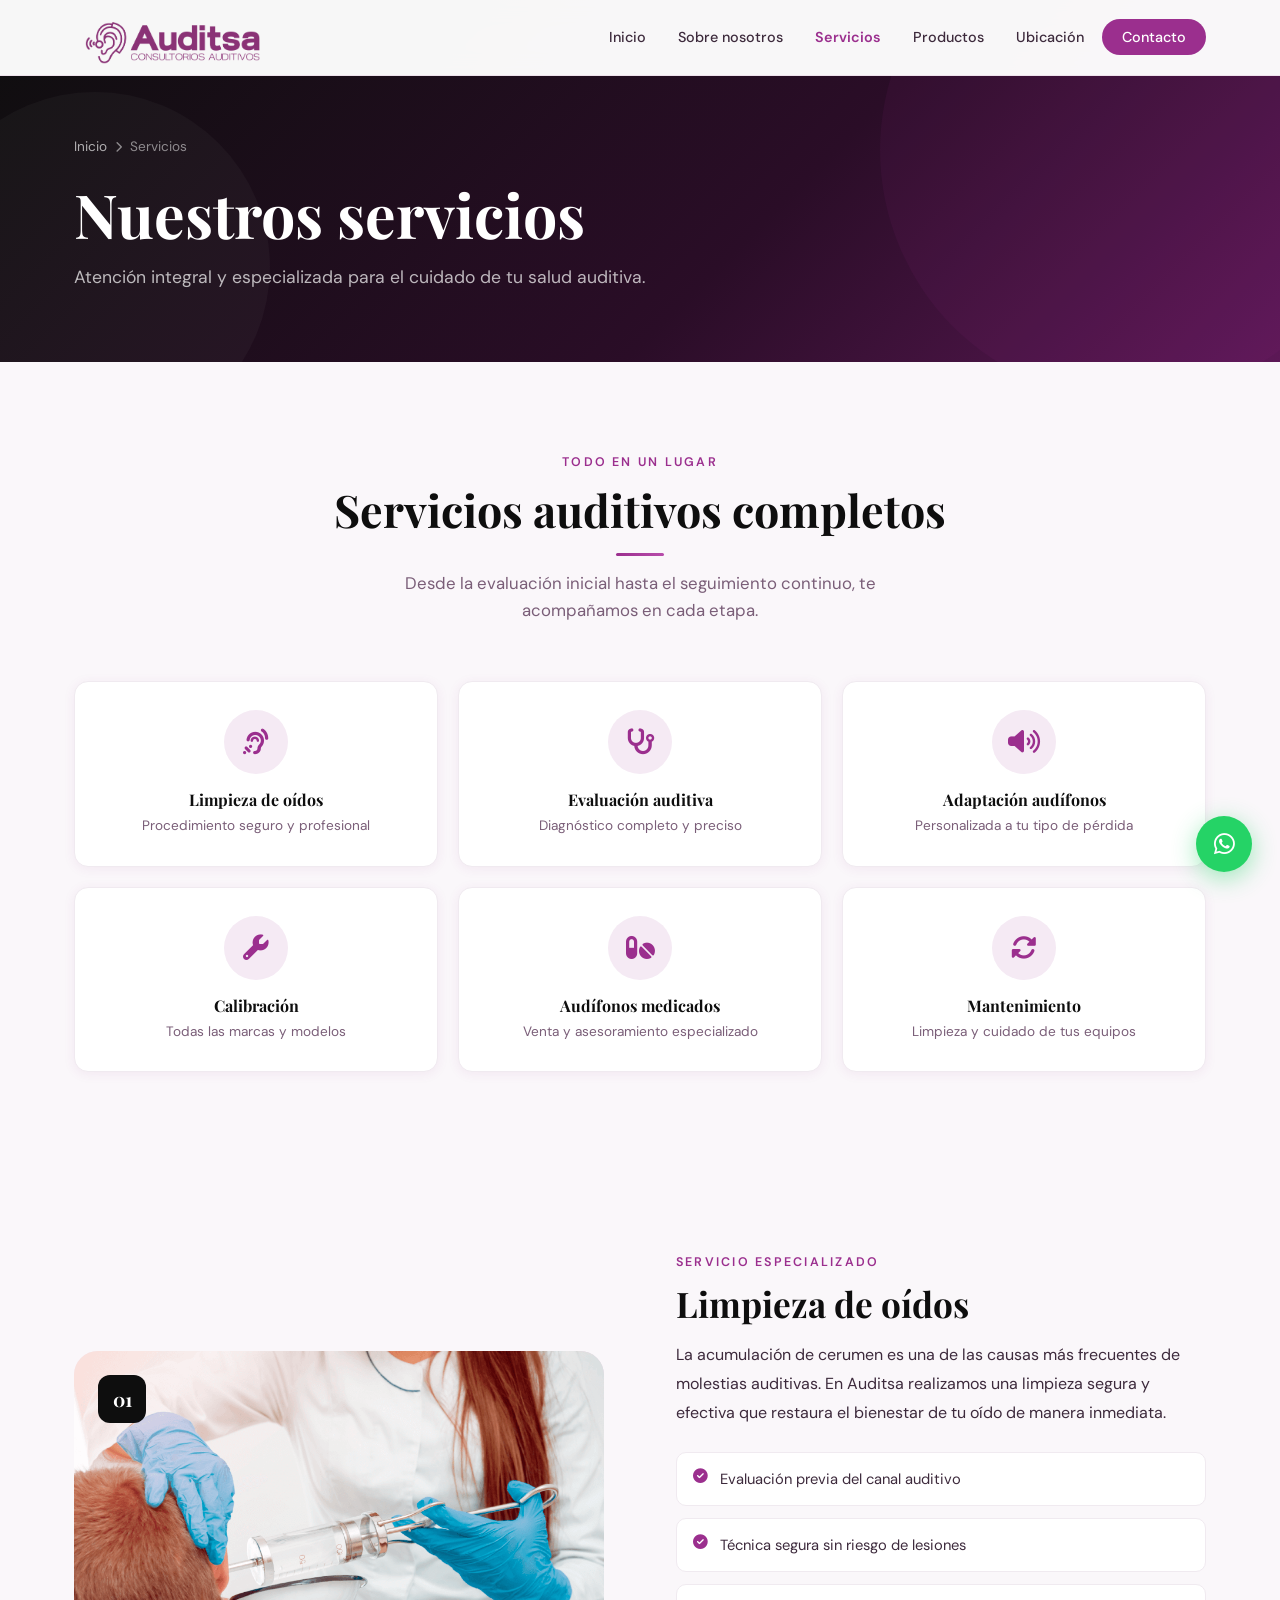
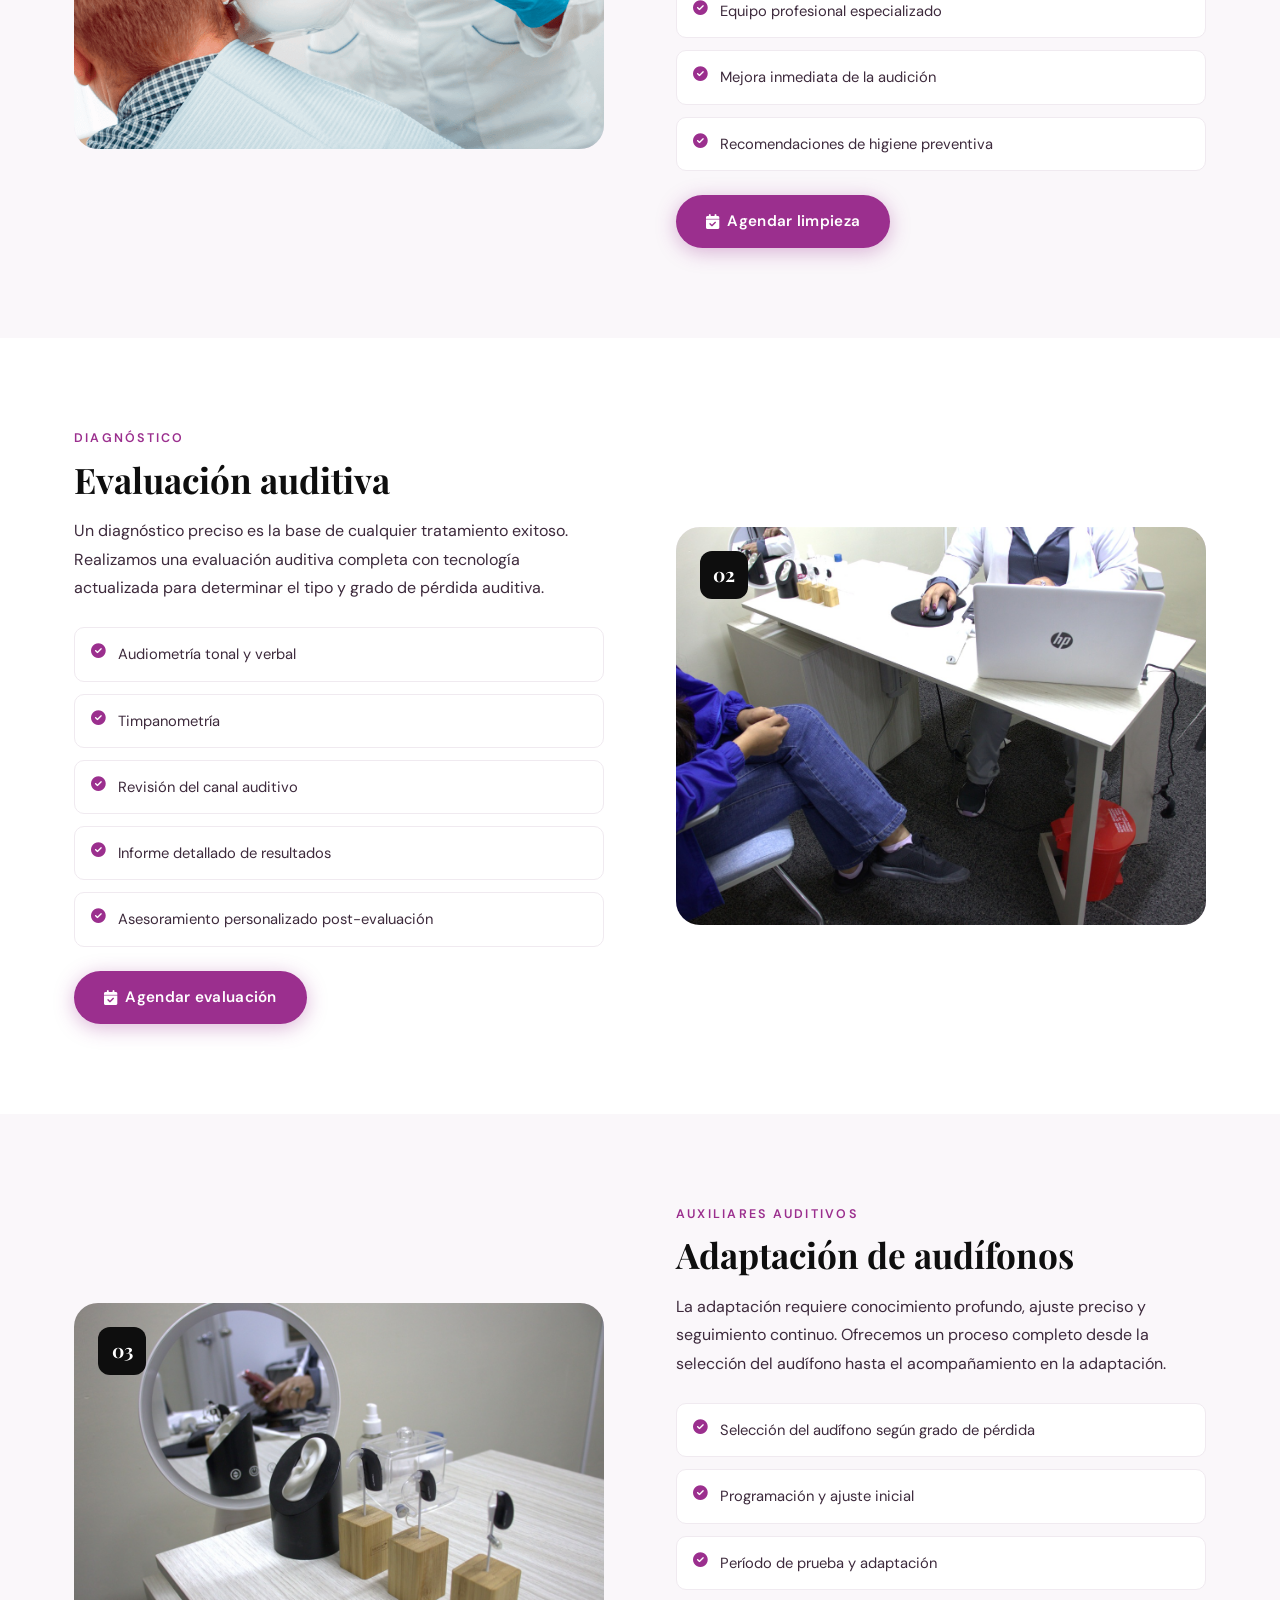
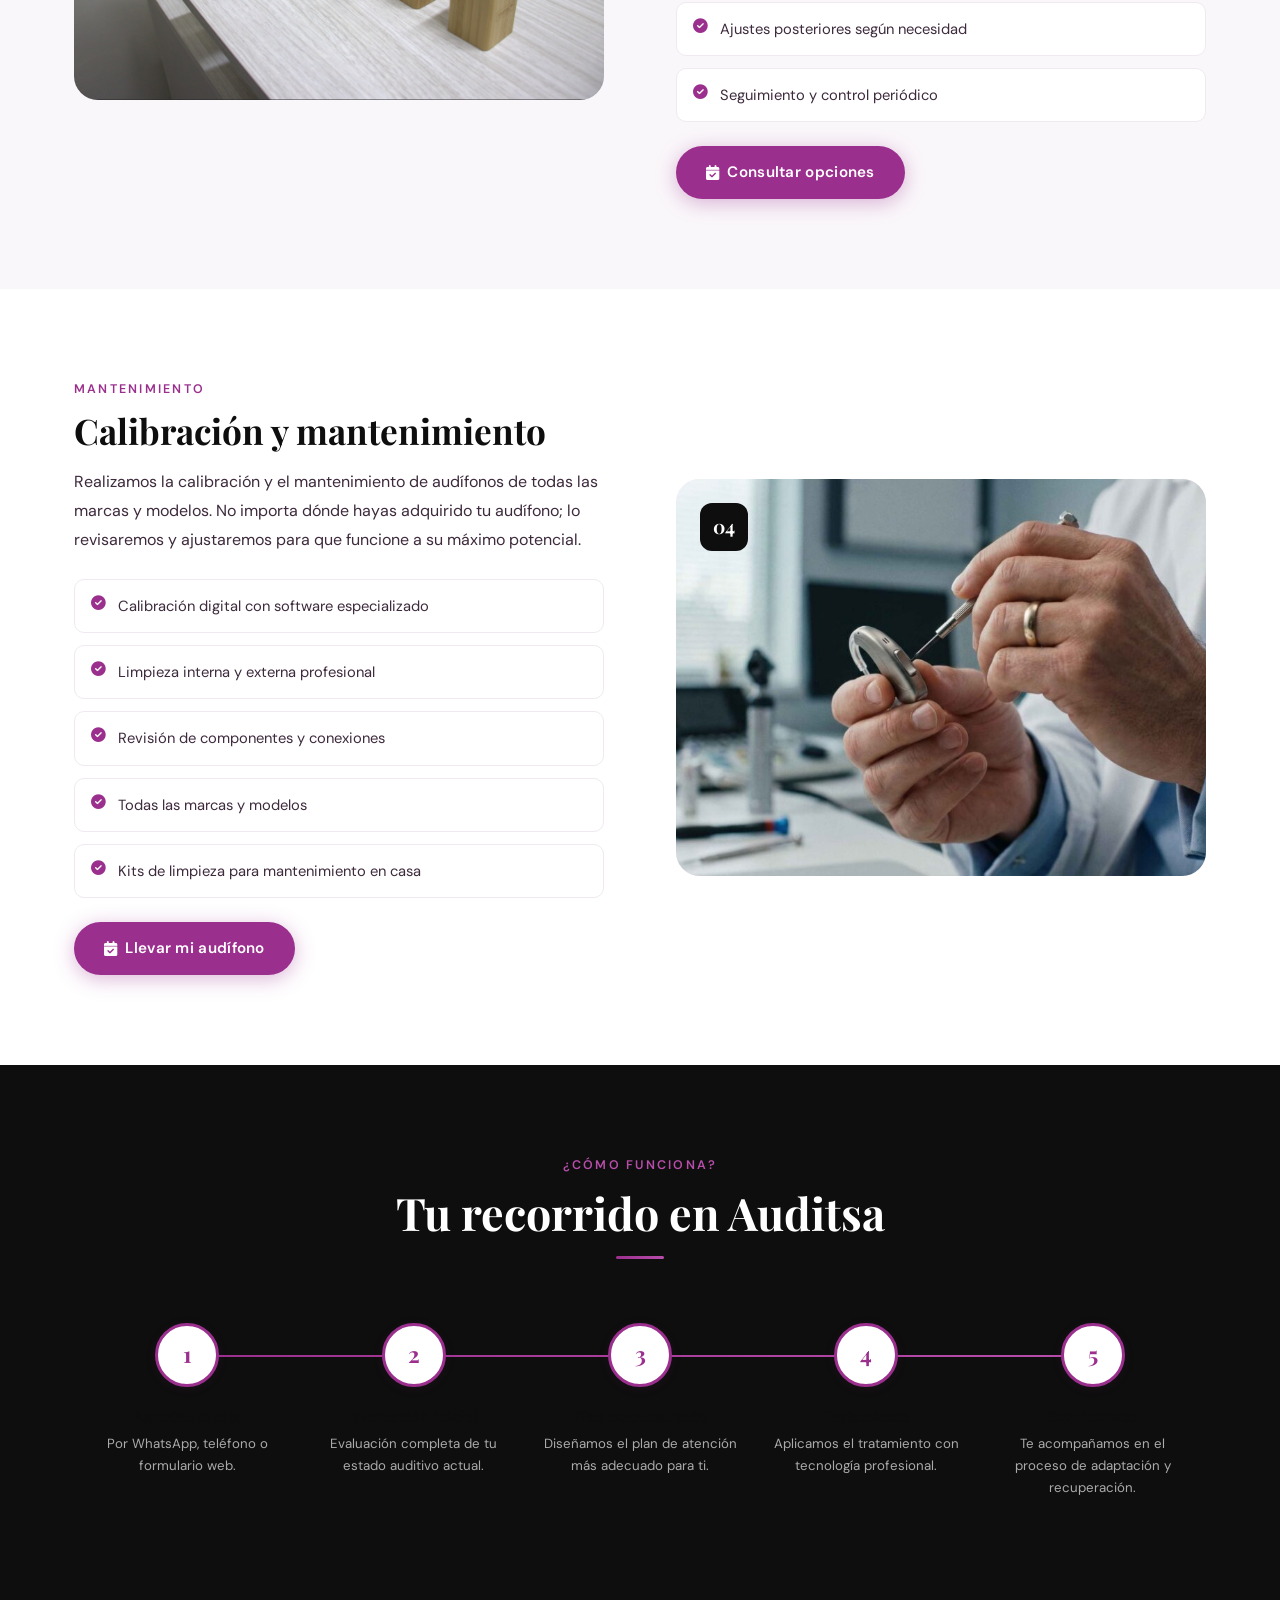
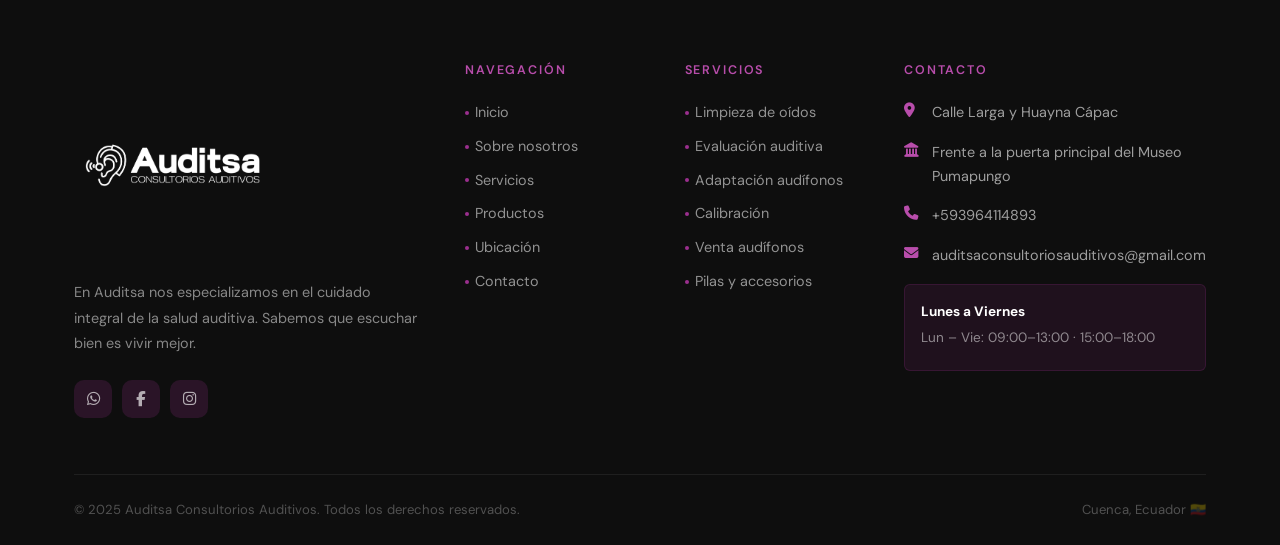
<file: servicios.html>
<!DOCTYPE html>
<html lang="es">

<head>
  <meta charset="UTF-8" />
  <meta name="viewport" content="width=device-width, initial-scale=1.0" />
  <meta name="description"
    content="Servicios de Auditsa: evaluación auditiva, limpieza de oídos, adaptación y calibración de audífonos en Cuenca, Ecuador." />
  <title>Servicios | Auditsa</title>
  <link rel="stylesheet" href="styles.css" />
  <link rel="stylesheet" href="https://cdnjs.cloudflare.com/ajax/libs/font-awesome/6.5.0/css/all.min.css" />
  <style>
    .service-detail {
      padding: 90px 0;
    }

    .service-detail:nth-child(even) {
      background: var(--off-white);
    }

    .service-detail-inner {
      display: grid;
      grid-template-columns: 1fr 1fr;
      gap: 72px;
      align-items: center;
    }

    .service-detail-inner.reverse {
      direction: rtl;
    }

    .service-detail-inner.reverse>* {
      direction: ltr;
    }

    .service-visual-box {
      background: linear-gradient(135deg, var(--purple-pale), #ede0ec);
      aspect-ratio: 4/3;
      border-radius: var(--radius-lg);
      position: relative;
      overflow: hidden;
    }

    .service-visual-box img {
      width: 100%;
      height: 100%;
      object-fit: cover;
      position: absolute;
      top: 0;
      left: 0;
      display: block;
    }

    .service-visual-icon {
      font-size: 6rem;
      position: relative;
      z-index: 1;
    }

    .vc1,
    .vc2 {
      position: absolute;
      border-radius: 50%;
      background: rgba(155, 47, 142, .08);
    }

    .vc1 {
      width: 200px;
      height: 200px;
      top: -40px;
      right: -40px;
    }

    .vc2 {
      width: 120px;
      height: 120px;
      bottom: -20px;
      left: 20px;
    }

    .service-num {
      position: absolute;
      top: 24px;
      left: 24px;
      background: var(--black);
      color: white;
      width: 48px;
      height: 48px;
      border-radius: 12px;
      display: flex;
      align-items: center;
      justify-content: center;
      font-family: var(--font-display);
      font-size: 1.2rem;
      font-weight: 700;
    }

    .service-detail-content h2 {
      font-size: clamp(1.6rem, 3vw, 2.2rem);
      margin-bottom: 16px;
    }

    .service-detail-content p {
      color: var(--gray-800);
      line-height: 1.8;
    }

    .service-list {
      margin: 24px 0;
      display: flex;
      flex-direction: column;
      gap: 12px;
    }

    .service-list-item {
      display: flex;
      align-items: flex-start;
      gap: 12px;
      padding: 14px 16px;
      background: white;
      border-radius: 10px;
      border: 1px solid var(--gray-100);
      font-size: .92rem;
      transition: all var(--transition);
    }

    .service-list-item:hover {
      border-color: var(--purple);
      box-shadow: var(--shadow-sm);
    }

    .service-list-item i {
      color: var(--purple);
      margin-top: 2px;
      flex-shrink: 0;
    }

    .overview-grid {
      display: grid;
      grid-template-columns: repeat(3, 1fr);
      gap: 20px;
    }

    .overview-card {
      background: white;
      border-radius: var(--radius-md);
      padding: 28px 24px;
      text-align: center;
      box-shadow: var(--shadow-sm);
      border: 1px solid var(--gray-100);
      transition: all var(--transition);
    }

    .overview-card:hover {
      transform: translateY(-4px);
      box-shadow: var(--shadow-md);
      border-color: var(--purple);
    }

    .overview-card-icon {
      width: 64px;
      height: 64px;
      background: var(--purple-pale);
      border-radius: 50%;
      display: flex;
      align-items: center;
      justify-content: center;
      font-size: 1.6rem;
      color: var(--purple);
      margin: 0 auto 16px;
    }

    .overview-card h4 {
      margin-bottom: 6px;
      font-size: 1rem;
    }

    .overview-card p {
      font-size: .85rem;
      color: var(--gray-600);
      margin: 0;
    }

    .process-steps {
      display: flex;
      gap: 0;
      position: relative;
    }

    .process-steps::before {
      content: '';
      position: absolute;
      top: 32px;
      left: 10%;
      right: 10%;
      height: 2px;
      background: linear-gradient(90deg, var(--purple), var(--purple-light));
    }

    .process-step {
      flex: 1;
      text-align: center;
      padding: 0 16px;
      position: relative;
      z-index: 1;
    }

    .process-num {
      width: 64px;
      height: 64px;
      border-radius: 50%;
      background: white;
      border: 3px solid var(--purple);
      display: flex;
      align-items: center;
      justify-content: center;
      font-family: var(--font-display);
      font-size: 1.4rem;
      font-weight: 700;
      color: var(--purple);
      margin: 0 auto 20px;
      box-shadow: var(--shadow-sm);
    }

    .process-step h4 {
      font-size: .95rem;
      margin-bottom: 8px;
    }

    .process-step p {
      font-size: .83rem;
      color: rgba(255, 255, 255, .65);
    }

    @media(max-width:900px) {
      .service-detail-inner {
        grid-template-columns: 1fr;
      }

      .service-detail-inner.reverse {
        direction: ltr;
      }

      .overview-grid {
        grid-template-columns: 1fr 1fr;
      }

      .process-steps {
        flex-direction: column;
        gap: 28px;
        align-items: center;
      }

      .process-steps::before {
        display: none;
      }

      .process-step {
        width: 100%;
        max-width: 300px;
      }
    }

    @media(max-width:580px) {
      .overview-grid {
        grid-template-columns: 1fr;
      }
    }
  </style>
</head>

<body>
  <nav class="navbar" role="navigation" aria-label="Navegación principal">
    <div class="container navbar-inner">
      <a href="index.html" class="navbar-logo" aria-label="Auditsa – Inicio">
        <img data-logo="navbar" src="assets/MORADO_2.png" alt="Auditsa Consultorios Auditivos"
          style="width: 200px; height: auto;" />
      </a>
      <ul class="nav-links" id="navLinks" role="list">
        <li><a href="index.html">Inicio</a></li>
        <li><a href="sobre.html">Sobre nosotros</a></li>
        <li><a href="servicios.html">Servicios</a></li>
        <li><a href="productos.html">Productos</a></li>
        <li><a href="ubicacion.html">Ubicación</a></li>
        <li><a href="contacto.html" class="nav-cta">Contacto</a></li>
      </ul>
      <button class="nav-toggle" id="navToggle" aria-label="Abrir menú"><span></span><span></span><span></span></button>
    </div>
  </nav>

  <section class="page-hero">
    <div class="container">
      <nav class="breadcrumb"><a href="index.html">Inicio</a><i class="fas fa-chevron-right"></i><span>Servicios</span>
      </nav>
      <h1>Nuestros servicios</h1>
      <p>Atención integral y especializada para el cuidado de tu salud auditiva.</p>
    </div>
  </section>

  <section class="section section--gray">
    <div class="container">
      <div class="section-header section-header--center fade-up"><span class="section-label">Todo en un lugar</span>
        <h2>Servicios auditivos completos</h2>
        <div class="divider"></div>
        <p>Desde la evaluación inicial hasta el seguimiento continuo, te acompañamos en cada etapa.</p>
      </div>
      <div class="overview-grid">
        <div class="overview-card fade-up" data-delay="0">
          <div class="overview-card-icon"><i class="fas fa-ear-listen"></i></div>
          <h4>Limpieza de oídos</h4>
          <p>Procedimiento seguro y profesional</p>
        </div>
        <div class="overview-card fade-up" data-delay="80">
          <div class="overview-card-icon"><i class="fas fa-stethoscope"></i></div>
          <h4>Evaluación auditiva</h4>
          <p>Diagnóstico completo y preciso</p>
        </div>
        <div class="overview-card fade-up" data-delay="160">
          <div class="overview-card-icon"><i class="fas fa-volume-high"></i></div>
          <h4>Adaptación audífonos</h4>
          <p>Personalizada a tu tipo de pérdida</p>
        </div>
        <div class="overview-card fade-up" data-delay="240">
          <div class="overview-card-icon"><i class="fas fa-wrench"></i></div>
          <h4>Calibración</h4>
          <p>Todas las marcas y modelos</p>
        </div>
        <div class="overview-card fade-up" data-delay="320">
          <div class="overview-card-icon"><i class="fas fa-pills"></i></div>
          <h4>Audífonos medicados</h4>
          <p>Venta y asesoramiento especializado</p>
        </div>
        <div class="overview-card fade-up" data-delay="400">
          <div class="overview-card-icon"><i class="fas fa-rotate"></i></div>
          <h4>Mantenimiento</h4>
          <p>Limpieza y cuidado de tus equipos</p>
        </div>
      </div>
    </div>
  </section>

  <section class="service-detail" id="limpieza">
    <div class="container">
      <div class="service-detail-inner">
        <div class="service-visual fade-in">
          <div class="service-visual-box">
            <div class="vc1"></div>
            <div class="vc2"></div>
            <img src="assets/Image6.png" alt="Limpieza de oídos" />
            <div class="service-num">01</div>
          </div>
        </div>
        <div class="service-detail-content fade-up">
          <span class="section-label">Servicio especializado</span>
          <h2>Limpieza de oídos</h2>
          <p>La acumulación de cerumen es una de las causas más frecuentes de molestias auditivas. En Auditsa realizamos
            una limpieza segura y efectiva que restaura el bienestar de tu oído de manera inmediata.</p>
          <ul class="service-list">
            <li class="service-list-item"><i class="fas fa-check-circle"></i><span>Evaluación previa del canal
                auditivo</span></li>
            <li class="service-list-item"><i class="fas fa-check-circle"></i><span>Técnica segura sin riesgo de
                lesiones</span></li>
            <li class="service-list-item"><i class="fas fa-check-circle"></i><span>Equipo profesional
                especializado</span></li>
            <li class="service-list-item"><i class="fas fa-check-circle"></i><span>Mejora inmediata de la
                audición</span></li>
            <li class="service-list-item"><i class="fas fa-check-circle"></i><span>Recomendaciones de higiene
                preventiva</span></li>
          </ul>
          <a href="contacto.html" class="btn btn-primary"><i class="fas fa-calendar-check"></i> Agendar limpieza</a>
        </div>
      </div>
    </div>
  </section>

  <section class="service-detail" id="evaluacion">
    <div class="container">
      <div class="service-detail-inner reverse">
        <div class="service-visual fade-in">
          <div class="service-visual-box">
            <div class="vc1"></div>
            <div class="vc2"></div>
            <img src="assets/Image3.png" alt="Imagen auditiva" />
            <div class="service-num">02</div>
          </div>
        </div>
        <div class="service-detail-content fade-up">
          <span class="section-label">Diagnóstico</span>
          <h2>Evaluación auditiva</h2>
          <p>Un diagnóstico preciso es la base de cualquier tratamiento exitoso. Realizamos una evaluación auditiva
            completa con tecnología actualizada para determinar el tipo y grado de pérdida auditiva.</p>
          <ul class="service-list">
            <li class="service-list-item"><i class="fas fa-check-circle"></i><span>Audiometría tonal y verbal</span>
            </li>
            <li class="service-list-item"><i class="fas fa-check-circle"></i><span>Timpanometría</span></li>
            <li class="service-list-item"><i class="fas fa-check-circle"></i><span>Revisión del canal auditivo</span>
            </li>
            <li class="service-list-item"><i class="fas fa-check-circle"></i><span>Informe detallado de
                resultados</span></li>
            <li class="service-list-item"><i class="fas fa-check-circle"></i><span>Asesoramiento personalizado
                post-evaluación</span></li>
          </ul>
          <a href="contacto.html" class="btn btn-primary"><i class="fas fa-calendar-check"></i> Agendar evaluación</a>
        </div>
      </div>
    </div>
  </section>

  <section class="service-detail" id="adaptacion">
    <div class="container">
      <div class="service-detail-inner">
        <div class="service-visual fade-in">
          <div class="service-visual-box">
            <div class="vc1"></div>
            <div class="vc2"></div>
            <img src="assets/Image7.png" alt="Adaptación de audífonos" />
            <div class="service-num">03</div>
          </div>
        </div>
        <div class="service-detail-content fade-up">
          <span class="section-label">Auxiliares auditivos</span>
          <h2>Adaptación de audífonos</h2>
          <p>La adaptación requiere conocimiento profundo, ajuste preciso y seguimiento continuo. Ofrecemos un proceso
            completo desde la selección del audífono hasta el acompañamiento en la adaptación.</p>
          <ul class="service-list">
            <li class="service-list-item"><i class="fas fa-check-circle"></i><span>Selección del audífono según grado de
                pérdida</span></li>
            <li class="service-list-item"><i class="fas fa-check-circle"></i><span>Programación y ajuste inicial</span>
            </li>
            <li class="service-list-item"><i class="fas fa-check-circle"></i><span>Período de prueba y adaptación</span>
            </li>
            <li class="service-list-item"><i class="fas fa-check-circle"></i><span>Ajustes posteriores según
                necesidad</span></li>
            <li class="service-list-item"><i class="fas fa-check-circle"></i><span>Seguimiento y control
                periódico</span></li>
          </ul>
          <a href="contacto.html" class="btn btn-primary"><i class="fas fa-calendar-check"></i> Consultar opciones</a>
        </div>
      </div>
    </div>
  </section>

  <section class="service-detail" id="calibracion">
    <div class="container">
      <div class="service-detail-inner reverse">
        <div class="service-visual fade-in">
          <div class="service-visual-box">
            <div class="vc1"></div>
            <div class="vc2"></div>
            <img src="assets/Image5.png" alt="Calibración y mantenimiento" />
            <div class="service-num">04</div>
          </div>
        </div>
        <div class="service-detail-content fade-up">
          <span class="section-label">Mantenimiento</span>
          <h2>Calibración y mantenimiento</h2>
          <p>Realizamos la calibración y el mantenimiento de audífonos de todas las marcas y modelos. No importa dónde
            hayas adquirido tu audífono; lo revisaremos y ajustaremos para que funcione a su máximo potencial.</p>
          <ul class="service-list">
            <li class="service-list-item"><i class="fas fa-check-circle"></i><span>Calibración digital con software
                especializado</span></li>
            <li class="service-list-item"><i class="fas fa-check-circle"></i><span>Limpieza interna y externa
                profesional</span></li>
            <li class="service-list-item"><i class="fas fa-check-circle"></i><span>Revisión de componentes y
                conexiones</span></li>
            <li class="service-list-item"><i class="fas fa-check-circle"></i><span>Todas las marcas y modelos</span>
            </li>
            <li class="service-list-item"><i class="fas fa-check-circle"></i><span>Kits de limpieza para mantenimiento
                en casa</span></li>
          </ul>
          <a href="contacto.html" class="btn btn-primary"><i class="fas fa-calendar-check"></i> Llevar mi audífono</a>
        </div>
      </div>
    </div>
  </section>

  <section class="section section--dark">
    <div class="container">
      <div class="section-header section-header--center fade-up" style="margin-bottom:64px"><span class="section-label"
          style="color:var(--purple-light)">¿Cómo funciona?</span>
        <h2>Tu recorrido en Auditsa</h2>
        <div class="divider"></div>
      </div>
      <div class="process-steps">
        <div class="process-step fade-up" data-delay="0">
          <div class="process-num">1</div>
          <h4>Agendas tu cita</h4>
          <p>Por WhatsApp, teléfono o formulario web.</p>
        </div>
        <div class="process-step fade-up" data-delay="120">
          <div class="process-num">2</div>
          <h4>Evaluación inicial</h4>
          <p>Evaluación completa de tu estado auditivo actual.</p>
        </div>
        <div class="process-step fade-up" data-delay="240">
          <div class="process-num">3</div>
          <h4>Plan personalizado</h4>
          <p>Diseñamos el plan de atención más adecuado para ti.</p>
        </div>
        <div class="process-step fade-up" data-delay="360">
          <div class="process-num">4</div>
          <h4>Tratamiento</h4>
          <p>Aplicamos el tratamiento con tecnología profesional.</p>
        </div>
        <div class="process-step fade-up" data-delay="480">
          <div class="process-num">5</div>
          <h4>Seguimiento</h4>
          <p>Te acompañamos en el proceso de adaptación y recuperación.</p>
        </div>
      </div>
    </div>
  </section>
  <footer class="footer" role="contentinfo">
    <div class="container">
      <div class="footer-grid">
        <div>
          <a href="index.html" style="display:inline-flex;margin-bottom:0">
            <img data-logo="footer" class="footer-logo-img" src="assets/BLANCO_2.png"
              alt="Auditsa Consultorios Auditivos" style="width: 200px; height: auto;" />
          </a>
          <p class="footer-desc">En Auditsa nos especializamos en el cuidado integral de la salud auditiva. Sabemos que
            escuchar bien es vivir mejor.</p>
          <div class="footer-socials">
            <a href="#" target="_blank" data-href="whatsapp" data-red="whatsapp" class="footer-social-link"
              aria-label="WhatsApp"><i class="fab fa-whatsapp"></i></a>
            <a href="#" target="_blank" data-href="facebook" data-red="facebook" class="footer-social-link"
              aria-label="Facebook"><i class="fab fa-facebook-f"></i></a>
            <a href="#" target="_blank" data-href="instagram" data-red="instagram" class="footer-social-link"
              aria-label="Instagram"><i class="fab fa-instagram"></i></a>
          </div>
        </div>
        <div class="footer-col">
          <h5>Navegación</h5>
          <ul class="footer-links">
            <li><a href="index.html">Inicio</a></li>
            <li><a href="sobre.html">Sobre nosotros</a></li>
            <li><a href="servicios.html">Servicios</a></li>
            <li><a href="productos.html">Productos</a></li>
            <li><a href="ubicacion.html">Ubicación</a></li>
            <li><a href="contacto.html">Contacto</a></li>
          </ul>
        </div>
        <div class="footer-col">
          <h5>Servicios</h5>
          <ul class="footer-links">
            <li><a href="servicios.html">Limpieza de oídos</a></li>
            <li><a href="servicios.html">Evaluación auditiva</a></li>
            <li><a href="servicios.html">Adaptación audífonos</a></li>
            <li><a href="servicios.html">Calibración</a></li>
            <li><a href="productos.html">Venta audífonos</a></li>
            <li><a href="productos.html">Pilas y accesorios</a></li>
          </ul>
        </div>
        <div class="footer-col">
          <h5>Contacto</h5>
          <div class="footer-contact-item"><i class="fas fa-map-marker-alt"></i><span data-cfg="calle">Calle Larga y
              Huayna Cápac</span></div>
          <div class="footer-contact-item"><i class="fas fa-landmark"></i><span data-cfg="referencia">Frente al Museo
              Pumapungo</span></div>
          <div class="footer-contact-item"><i class="fas fa-phone"></i><a href="#" data-href="telefono"
              style="color:inherit"><span data-cfg="telefono">+593 00 000 0000</span></a></div>
          <div class="footer-contact-item"><i class="fas fa-envelope"></i><a href="#" data-href="email"
              style="color:inherit"><span data-cfg="email">info@auditsa.ec</span></a></div>
          <div class="footer-hours">
            <p><strong data-cfg="dias">Lunes a Viernes</strong></p>
            <p data-cfg="horarios">09:00–13:00 · 15:00–18:00</p>
          </div>
        </div>
      </div>
      <div class="footer-bottom"><span data-cfg="copyright">© 2025 Auditsa Consultorios Auditivos. Todos los derechos
          reservados.</span><span>Cuenca, Ecuador 🇪🇨</span></div>
    </div>
  </footer>
  <a href="#" target="_blank" class="whatsapp-float" aria-label="Contáctanos por WhatsApp"><i
      class="fab fa-whatsapp"></i></a>
  <script src="script.js"></script>
  <script src="config.js"></script>

</body>

</html>
</file>
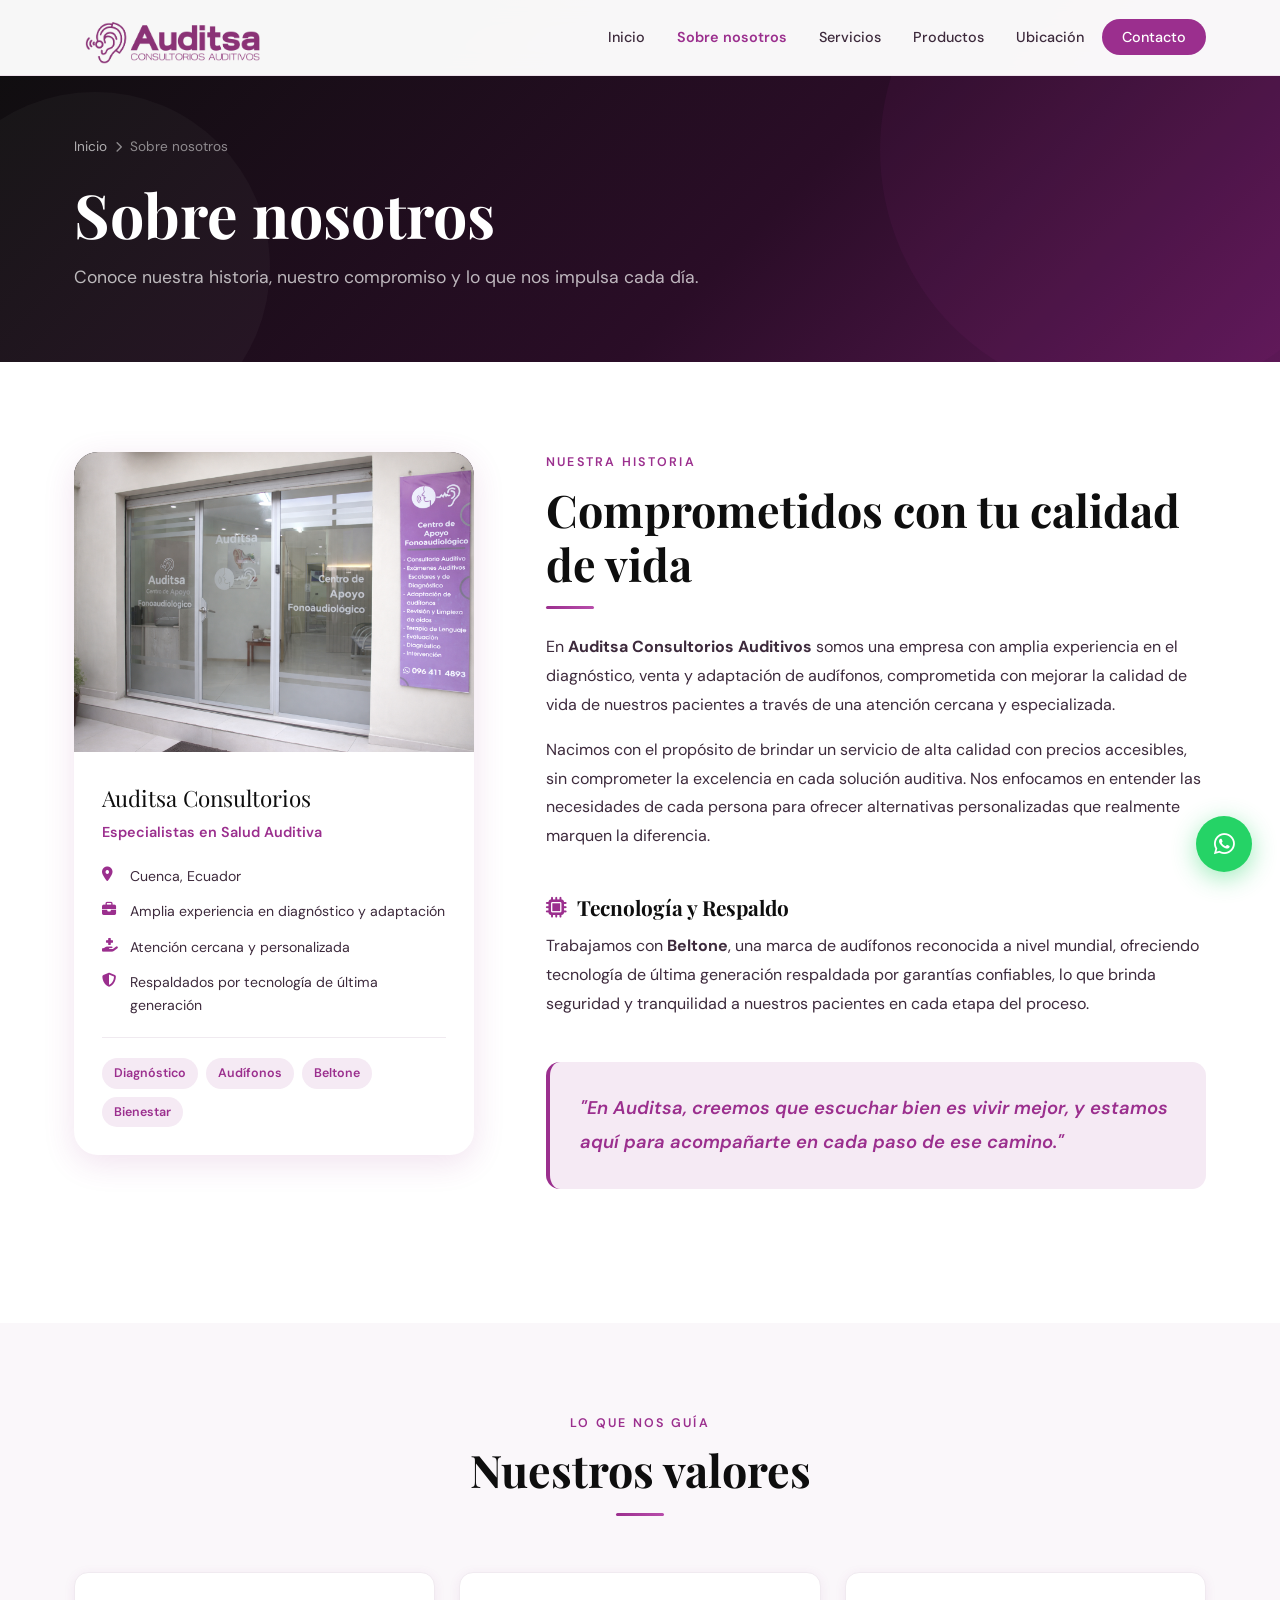
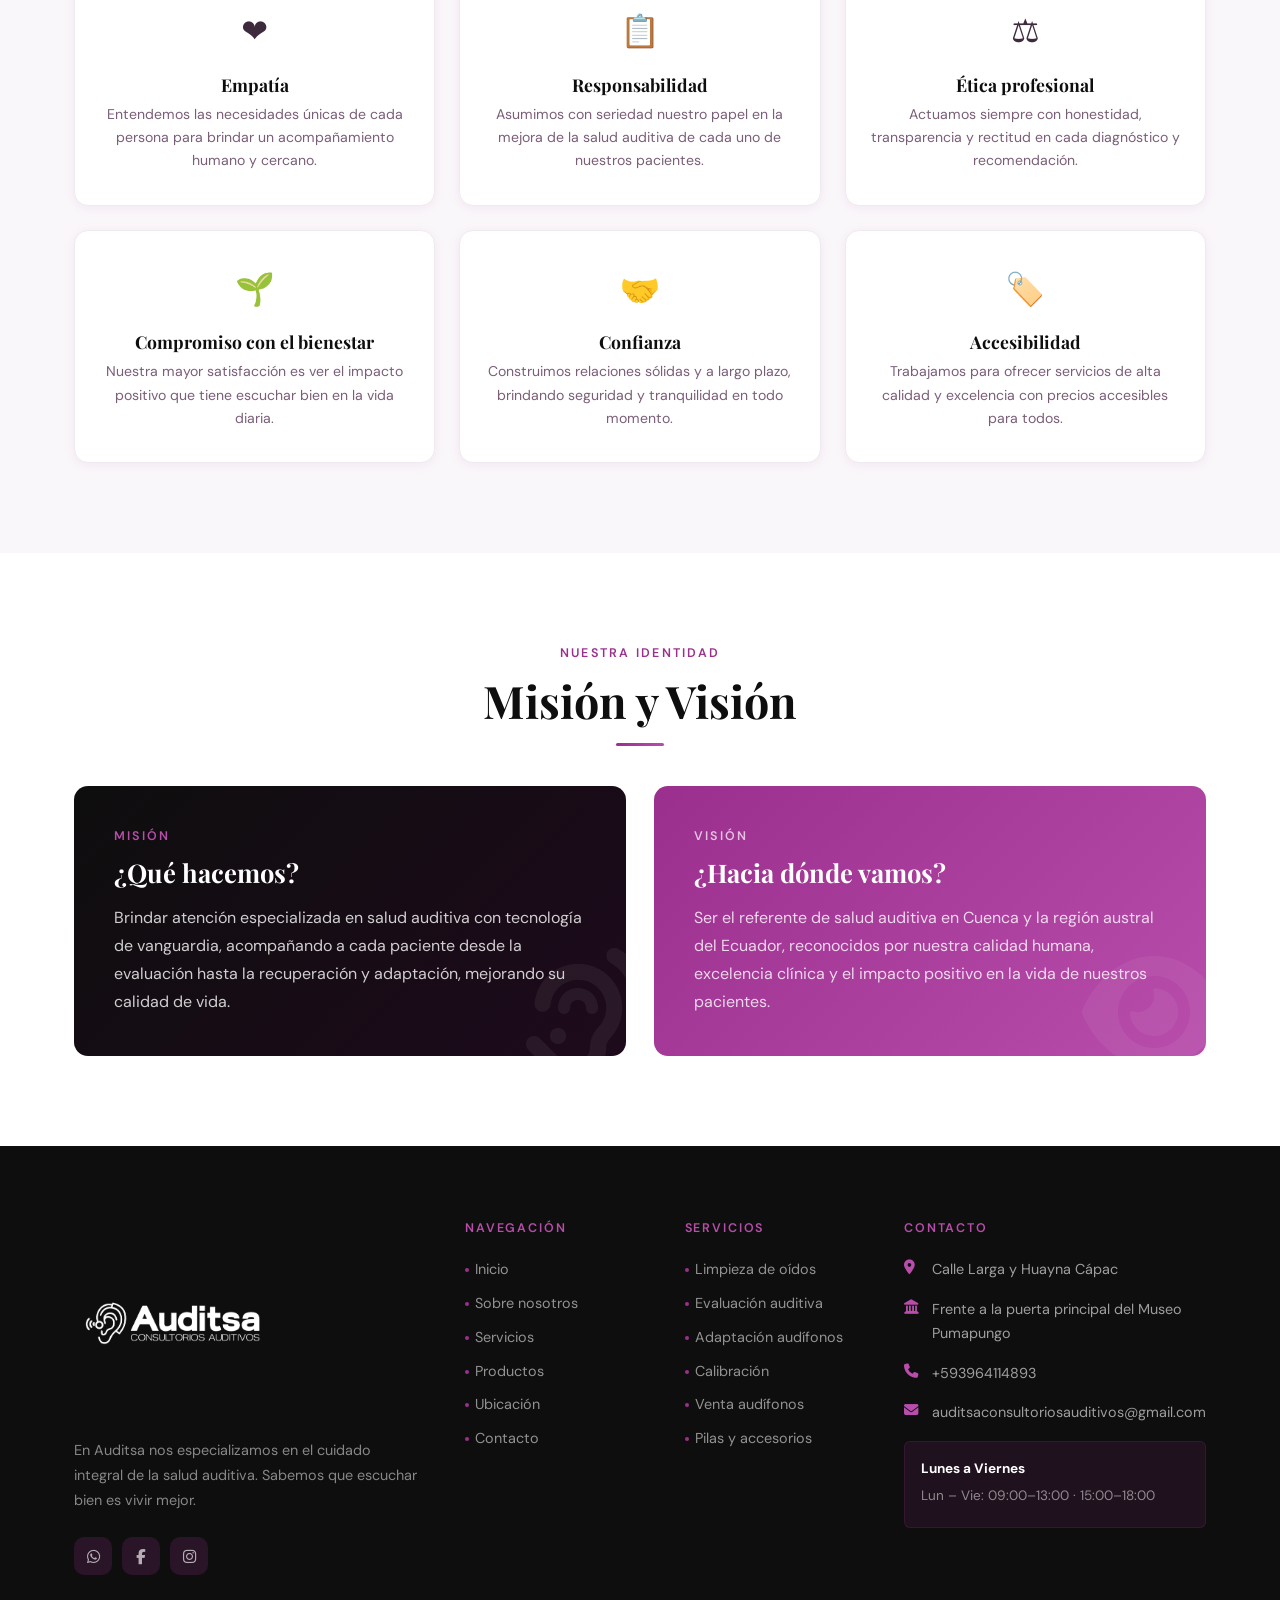
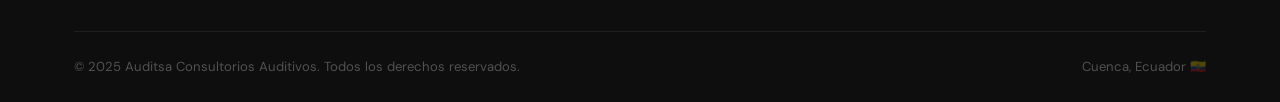
<file: sobre.html>
<!DOCTYPE html>
<html lang="es">

<head>
  <meta charset="UTF-8" />
  <meta name="viewport" content="width=device-width, initial-scale=1.0" />
  <meta name="description"
    content="Conoce Auditsa Consultorios Auditivos, una empresa con amplia experiencia en el diagnóstico, venta y adaptación de audífonos en Cuenca, Ecuador." />
  <title>Sobre Nosotros | Auditsa</title>
  <link rel="stylesheet" href="styles.css" />
  <link rel="stylesheet" href="https://cdnjs.cloudflare.com/ajax/libs/font-awesome/6.5.0/css/all.min.css" />
  <style>
    .profile-section {
      padding: 90px 0;
    }

    .profile-inner {
      display: grid;
      grid-template-columns: 400px 1fr;
      gap: 72px;
      align-items: start;
    }

    .profile-card {
      background: var(--white);
      border-radius: var(--radius-lg);
      overflow: hidden;
      box-shadow: var(--shadow-md);
      position: sticky;
      top: calc(var(--nav-height) + 24px);
    }

    .profile-photo-area {
      background: linear-gradient(160deg, var(--black) 0%, var(--purple-deeper) 100%);
      height: 300px;
      display: flex;
      align-items: center;
      justify-content: center;
      position: relative;
      overflow: hidden;
    }

    .profile-photo-area::before {
      content: '';
      position: absolute;
      bottom: -40px;
      right: -40px;
      width: 200px;
      height: 200px;
      border-radius: 50%;
      background: rgba(155, 47, 142, .15);
    }

    .profile-photo-area img {
      position: absolute;
      top: 0;
      left: 0;
      width: 100%;
      height: 100%;
      object-fit: cover;
    }

    .profile-avatar {
      width: 130px;
      height: 130px;
      border-radius: 50%;
      background: rgba(255, 255, 255, 0.2);
      backdrop-filter: blur(8px);
      -webkit-backdrop-filter: blur(8px);
      border: 4px solid rgba(255, 255, 255, 0.4);
      display: flex;
      align-items: center;
      justify-content: center;
      font-size: 3.5rem;
      position: relative;
      z-index: 1;
    }

    .profile-info {
      padding: 28px;
    }

    .profile-name {
      font-family: var(--font-display);
      font-size: 1.4rem;
      color: var(--black);
      margin-bottom: 4px;
    }

    .profile-title {
      color: var(--purple);
      font-size: .9rem;
      font-weight: 600;
      margin-bottom: 20px;
    }

    .profile-meta {
      display: flex;
      flex-direction: column;
      gap: 12px;
    }

    .profile-meta-item {
      display: flex;
      align-items: flex-start;
      gap: 12px;
      font-size: .88rem;
    }

    .profile-meta-item i {
      color: var(--purple);
      width: 16px;
      margin-top: 2px;
      flex-shrink: 0;
    }

    .profile-meta-item span {
      color: var(--gray-800);
    }

    .profile-tag-list {
      display: flex;
      flex-wrap: wrap;
      gap: 8px;
      margin-top: 20px;
      padding-top: 20px;
      border-top: 1px solid var(--gray-100);
    }

    .profile-tag {
      background: var(--purple-pale);
      color: var(--purple);
      padding: 5px 12px;
      border-radius: 50px;
      font-size: .78rem;
      font-weight: 600;
    }

    .bio-section {
      margin-bottom: 44px;
    }

    .bio-content {
      font-size: 1rem;
      color: var(--gray-800);
      line-height: 1.8;
      margin-bottom: 16px;
    }

    .bio-section h3 {
      font-size: 1.3rem;
      margin-bottom: 12px;
      color: var(--black);
      display: flex;
      align-items: center;
    }

    .values-grid {
      display: grid;
      grid-template-columns: repeat(3, 1fr);
      gap: 24px;
    }

    .value-card {
      background: var(--white);
      border-radius: var(--radius-md);
      padding: 32px 24px;
      text-align: center;
      border: 1px solid var(--gray-100);
      box-shadow: var(--shadow-sm);
      transition: all var(--transition);
    }

    .value-card:hover {
      transform: translateY(-4px);
      box-shadow: var(--shadow-md);
      border-color: var(--purple);
    }

    .value-icon {
      font-size: 2rem;
      margin-bottom: 16px;
      display: block;
    }

    .value-card h4 {
      margin-bottom: 8px;
    }

    .value-card p {
      font-size: .88rem;
      color: var(--gray-600);
      margin: 0;
    }

    .mv-grid {
      display: grid;
      grid-template-columns: 1fr 1fr;
      gap: 28px;
    }

    .mv-card {
      padding: 40px;
      border-radius: var(--radius-md);
      position: relative;
      overflow: hidden;
    }

    .mv-card--mission {
      background: linear-gradient(135deg, var(--black), #1e0a1c);
    }

    .mv-card--vision {
      background: linear-gradient(135deg, var(--purple), var(--purple-light));
    }

    .mv-card h3 {
      color: white;
      margin-bottom: 16px;
    }

    .mv-card p {
      color: rgba(255, 255, 255, .8);
      font-size: 1rem;
      line-height: 1.75;
      margin: 0;
    }

    .mv-card .mv-icon {
      position: absolute;
      bottom: -20px;
      right: -20px;
      font-size: 8rem;
      opacity: .06;
      color: white;
    }

    @media(max-width:900px) {
      .profile-inner {
        grid-template-columns: 1fr;
      }

      .profile-card {
        position: static;
        max-width: 400px;
        margin: 0 auto;
      }

      .values-grid {
        grid-template-columns: 1fr 1fr;
      }

      .mv-grid {
        grid-template-columns: 1fr;
      }
    }

    @media(max-width:580px) {
      .values-grid {
        grid-template-columns: 1fr;
      }
    }
  </style>
</head>

<body>
  <nav class="navbar" role="navigation" aria-label="Navegación principal">
    <div class="container navbar-inner">
      <a href="index.html" class="navbar-logo" aria-label="Auditsa – Inicio">
        <img data-logo="navbar" src="assets/MORADO_2.png" alt="Auditsa Consultorios Auditivos"
          style="width: 200px; height: auto;" />
      </a>
      <ul class="nav-links" id="navLinks" role="list">
        <li><a href="index.html">Inicio</a></li>
        <li><a href="sobre.html">Sobre nosotros</a></li>
        <li><a href="servicios.html">Servicios</a></li>
        <li><a href="productos.html">Productos</a></li>
        <li><a href="ubicacion.html">Ubicación</a></li>
        <li><a href="contacto.html" class="nav-cta">Contacto</a></li>
      </ul>
      <button class="nav-toggle" id="navToggle" aria-label="Abrir menú"><span></span><span></span><span></span></button>
    </div>
  </nav>

  <section class="page-hero">
    <div class="container">
      <nav class="breadcrumb" aria-label="Miga de pan"><a href="index.html">Inicio</a><i
          class="fas fa-chevron-right"></i><span>Sobre nosotros</span></nav>
      <h1>Sobre nosotros</h1>
      <p>Conoce nuestra historia, nuestro compromiso y lo que nos impulsa cada día.</p>
    </div>
  </section>

  <section class="profile-section" aria-labelledby="profile-heading">
    <div class="container">
      <div class="profile-inner">
        <div class="fade-in">
          <div class="profile-card">
            <div class="profile-photo-area">
              <img src="assets/Image2.png" alt="Imagen auditiva" />
            </div>
            <div class="profile-info">
              <div class="profile-name">Auditsa Consultorios</div>
              <div class="profile-title">Especialistas en Salud Auditiva</div>
              <div class="profile-meta">
                <div class="profile-meta-item"><i class="fas fa-map-marker-alt"></i><span>Cuenca, Ecuador</span></div>
                <div class="profile-meta-item"><i class="fas fa-briefcase"></i><span>Amplia experiencia en diagnóstico y
                    adaptación</span></div>
                <div class="profile-meta-item"><i class="fas fa-hand-holding-medical"></i><span>Atención cercana y
                    personalizada</span></div>
                <div class="profile-meta-item"><i class="fas fa-shield-alt"></i><span>Respaldados por tecnología de
                    última generación</span></div>
              </div>
              <div class="profile-tag-list">
                <span class="profile-tag">Diagnóstico</span><span class="profile-tag">Audífonos</span>
                <span class="profile-tag">Beltone</span><span class="profile-tag">Bienestar</span>
              </div>
            </div>
          </div>
        </div>
        <div>
          <div class="bio-section fade-up">
            <span class="section-label">Nuestra historia</span>
            <h2 id="profile-heading">Comprometidos con tu calidad de vida</h2>
            <div class="divider" style="margin-bottom:24px"></div>
            <p class="bio-content">En <strong>Auditsa Consultorios Auditivos</strong> somos una empresa con amplia
              experiencia en el diagnóstico, venta y adaptación de audífonos, comprometida con mejorar la calidad de
              vida de nuestros pacientes a través de una atención cercana y especializada.</p>
            <p class="bio-content">Nacimos con el propósito de brindar un servicio de alta calidad con precios
              accesibles, sin comprometer la excelencia en cada solución auditiva. Nos enfocamos en entender las
              necesidades de cada persona para ofrecer alternativas personalizadas que realmente marquen la diferencia.
            </p>
          </div>

          <div class="bio-section fade-up" data-delay="100">
            <h3><i class="fas fa-microchip" style="color:var(--purple);margin-right:10px"></i>Tecnología y Respaldo</h3>
            <p class="bio-content">Trabajamos con <strong>Beltone</strong>, una marca de audífonos reconocida a nivel
              mundial, ofreciendo tecnología de última generación respaldada por garantías confiables, lo que brinda
              seguridad y tranquilidad a nuestros pacientes en cada etapa del proceso.</p>
          </div>

          <div class="bio-section fade-up" data-delay="200"
            style="background: var(--purple-pale); padding: 30px; border-radius: var(--radius-md); border-left: 4px solid var(--purple);">
            <p class="bio-content"
              style="margin: 0; font-size: 1.15rem; font-style: italic; color: var(--purple); font-weight: 600;">"En
              Auditsa, creemos que escuchar bien es vivir mejor, y estamos aquí para acompañarte en cada paso de ese
              camino."</p>
          </div>
        </div>
      </div>
    </div>
  </section>

  <section class="section section--gray" aria-labelledby="values-heading">
    <div class="container">
      <div class="section-header section-header--center fade-up"><span class="section-label">Lo que nos guía</span>
        <h2 id="values-heading">Nuestros valores</h2>
        <div class="divider"></div>
      </div>
      <div class="values-grid">
        <article class="value-card fade-up" data-delay="0"><span class="value-icon">❤️</span>
          <h4>Empatía</h4>
          <p>Entendemos las necesidades únicas de cada persona para brindar un acompañamiento humano y cercano.</p>
        </article>
        <article class="value-card fade-up" data-delay="100"><span class="value-icon">📋</span>
          <h4>Responsabilidad</h4>
          <p>Asumimos con seriedad nuestro papel en la mejora de la salud auditiva de cada uno de nuestros pacientes.
          </p>
        </article>
        <article class="value-card fade-up" data-delay="200"><span class="value-icon">⚖️</span>
          <h4>Ética profesional</h4>
          <p>Actuamos siempre con honestidad, transparencia y rectitud en cada diagnóstico y recomendación.</p>
        </article>
        <article class="value-card fade-up" data-delay="300"><span class="value-icon">🌱</span>
          <h4>Compromiso con el bienestar</h4>
          <p>Nuestra mayor satisfacción es ver el impacto positivo que tiene escuchar bien en la vida diaria.</p>
        </article>
        <article class="value-card fade-up" data-delay="400"><span class="value-icon">🤝</span>
          <h4>Confianza</h4>
          <p>Construimos relaciones sólidas y a largo plazo, brindando seguridad y tranquilidad en todo momento.</p>
        </article>
        <article class="value-card fade-up" data-delay="500"><span class="value-icon">🏷️</span>
          <h4>Accesibilidad</h4>
          <p>Trabajamos para ofrecer servicios de alta calidad y excelencia con precios accesibles para todos.</p>
        </article>
      </div>
    </div>
  </section>

  <section class="section" aria-labelledby="mv-heading">
    <div class="container">
      <div class="section-header section-header--center fade-up" style="margin-bottom:40px"><span
          class="section-label">Nuestra identidad</span>
        <h2 id="mv-heading">Misión y Visión</h2>
        <div class="divider"></div>
      </div>
      <div class="mv-grid">
        <div class="mv-card mv-card--mission fade-up" data-delay="0"><span class="section-label"
            style="color:var(--purple-light)">Misión</span>
          <h3>¿Qué hacemos?</h3>
          <p>Brindar atención especializada en salud auditiva con tecnología de vanguardia, acompañando a cada paciente
            desde la evaluación hasta la recuperación y adaptación, mejorando su calidad de vida.</p><i
            class="fas fa-ear-listen mv-icon"></i>
        </div>
        <div class="mv-card mv-card--vision fade-up" data-delay="150"><span class="section-label"
            style="color:rgba(255,255,255,.7)">Visión</span>
          <h3>¿Hacia dónde vamos?</h3>
          <p>Ser el referente de salud auditiva en Cuenca y la región austral del Ecuador, reconocidos por nuestra
            calidad humana, excelencia clínica y el impacto positivo en la vida de nuestros pacientes.</p><i
            class="fas fa-eye mv-icon"></i>
        </div>
      </div>
    </div>
  </section>
  <footer class="footer" role="contentinfo">
    <div class="container">
      <div class="footer-grid">
        <div>
          <a href="index.html" style="display:inline-flex;margin-bottom:0">
            <img data-logo="footer" class="footer-logo-img" src="assets/BLANCO_2.png"
              alt="Auditsa Consultorios Auditivos" style="width: 200px; height: auto;" />
          </a>
          <p class="footer-desc">En Auditsa nos especializamos en el cuidado integral de la salud auditiva. Sabemos que
            escuchar bien es vivir mejor.</p>
          <div class="footer-socials">
            <a href="#" target="_blank" data-href="whatsapp" data-red="whatsapp" class="footer-social-link"
              aria-label="WhatsApp"><i class="fab fa-whatsapp"></i></a>
            <a href="#" target="_blank" data-href="facebook" data-red="facebook" class="footer-social-link"
              aria-label="Facebook"><i class="fab fa-facebook-f"></i></a>
            <a href="#" target="_blank" data-href="instagram" data-red="instagram" class="footer-social-link"
              aria-label="Instagram"><i class="fab fa-instagram"></i></a>
          </div>
        </div>
        <div class="footer-col">
          <h5>Navegación</h5>
          <ul class="footer-links">
            <li><a href="index.html">Inicio</a></li>
            <li><a href="sobre.html">Sobre nosotros</a></li>
            <li><a href="servicios.html">Servicios</a></li>
            <li><a href="productos.html">Productos</a></li>
            <li><a href="ubicacion.html">Ubicación</a></li>
            <li><a href="contacto.html">Contacto</a></li>
          </ul>
        </div>
        <div class="footer-col">
          <h5>Servicios</h5>
          <ul class="footer-links">
            <li><a href="servicios.html">Limpieza de oídos</a></li>
            <li><a href="servicios.html">Evaluación auditiva</a></li>
            <li><a href="servicios.html">Adaptación audífonos</a></li>
            <li><a href="servicios.html">Calibración</a></li>
            <li><a href="productos.html">Venta audífonos</a></li>
            <li><a href="productos.html">Pilas y accesorios</a></li>
          </ul>
        </div>
        <div class="footer-col">
          <h5>Contacto</h5>
          <div class="footer-contact-item"><i class="fas fa-map-marker-alt"></i><span data-cfg="calle">Calle Larga y
              Huayna Cápac</span></div>
          <div class="footer-contact-item"><i class="fas fa-landmark"></i><span data-cfg="referencia">Frente al Museo
              Pumapungo</span></div>
          <div class="footer-contact-item"><i class="fas fa-phone"></i><a href="#" data-href="telefono"
              style="color:inherit"><span data-cfg="telefono">+593 00 000 0000</span></a></div>
          <div class="footer-contact-item"><i class="fas fa-envelope"></i><a href="#" data-href="email"
              style="color:inherit"><span data-cfg="email">info@auditsa.ec</span></a></div>
          <div class="footer-hours">
            <p><strong data-cfg="dias">Lunes a Viernes</strong></p>
            <p data-cfg="horarios">09:00–13:00 · 15:00–18:00</p>
          </div>
        </div>
      </div>
      <div class="footer-bottom">
        <span data-cfg="copyright">© 2025 Auditsa Consultorios Auditivos. Todos los derechos reservados.</span>
        <span>Cuenca, Ecuador 🇪🇨</span>
      </div>
    </div>
  </footer>
  <a href="#" target="_blank" class="whatsapp-float" aria-label="Contáctanos por WhatsApp"><i
      class="fab fa-whatsapp"></i></a>
  <script src="script.js"></script>
  <script src="config.js"></script>
</body>

</html>
</file>
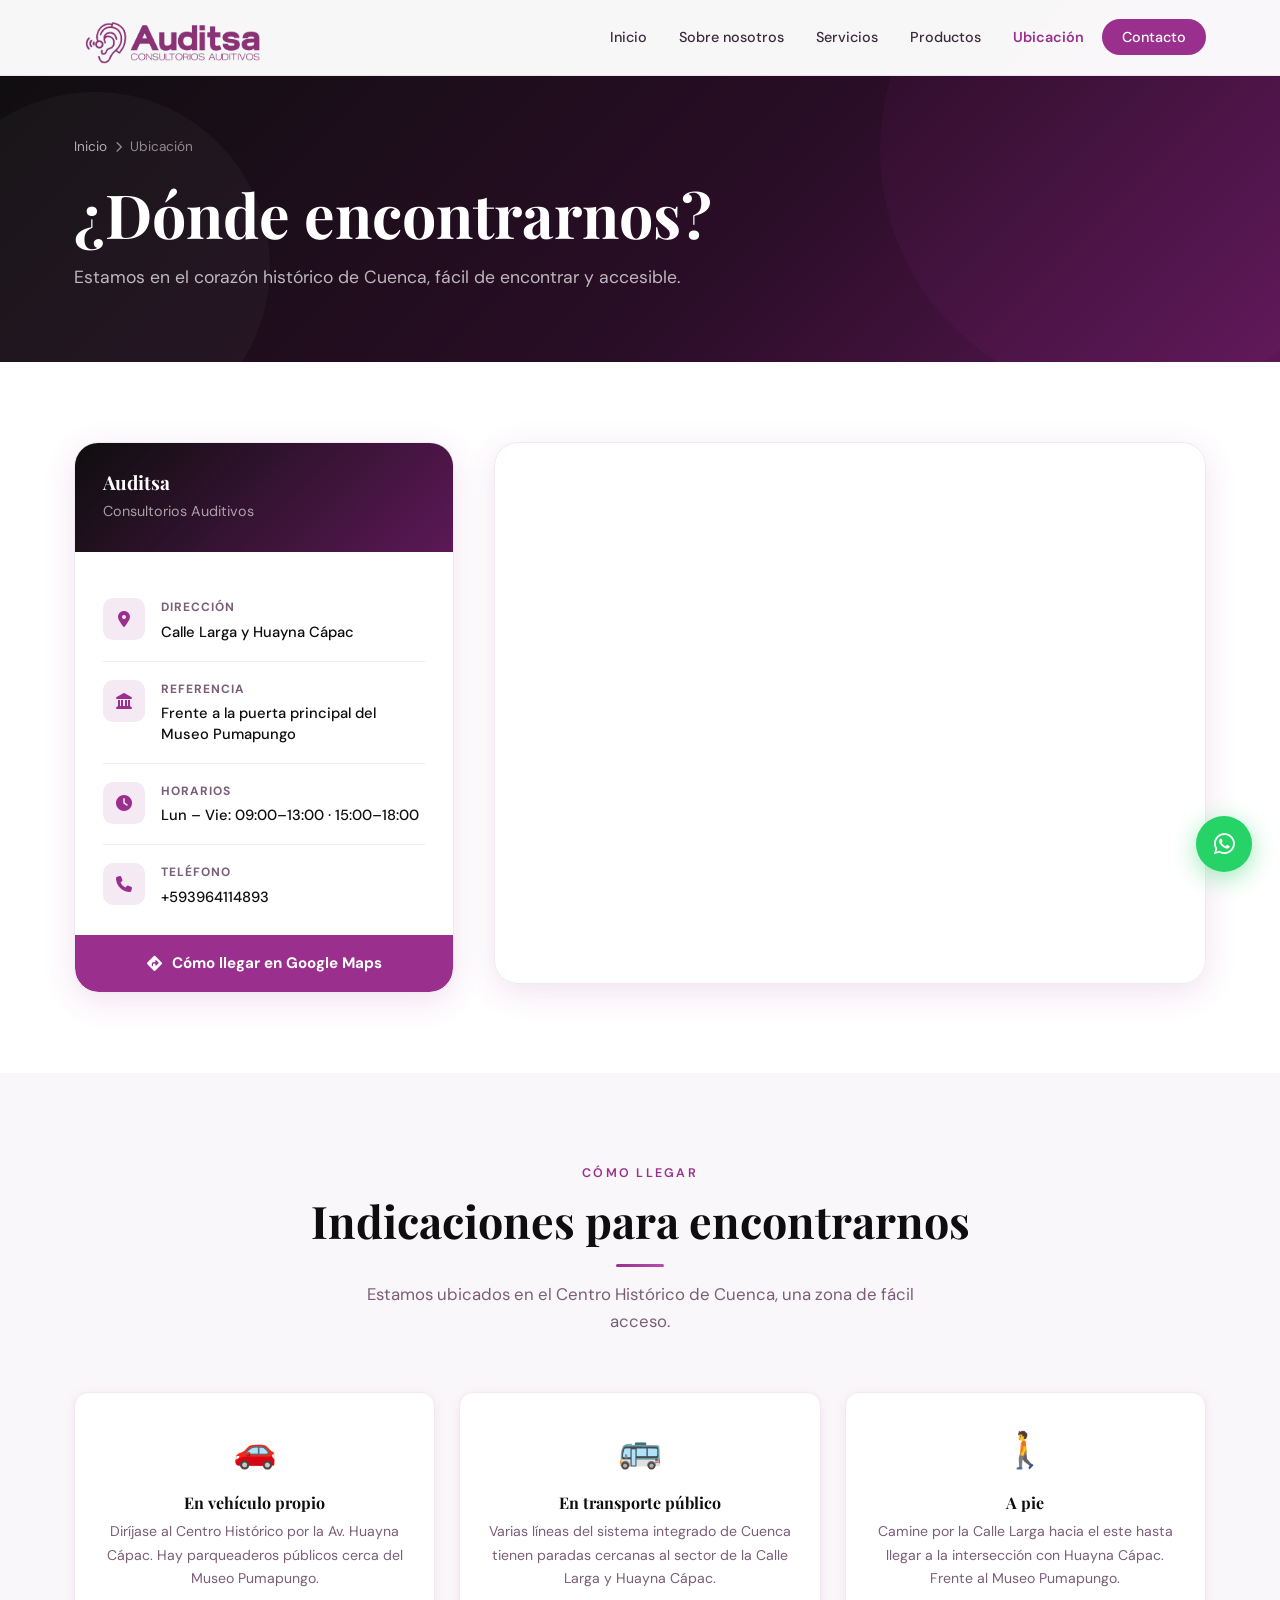
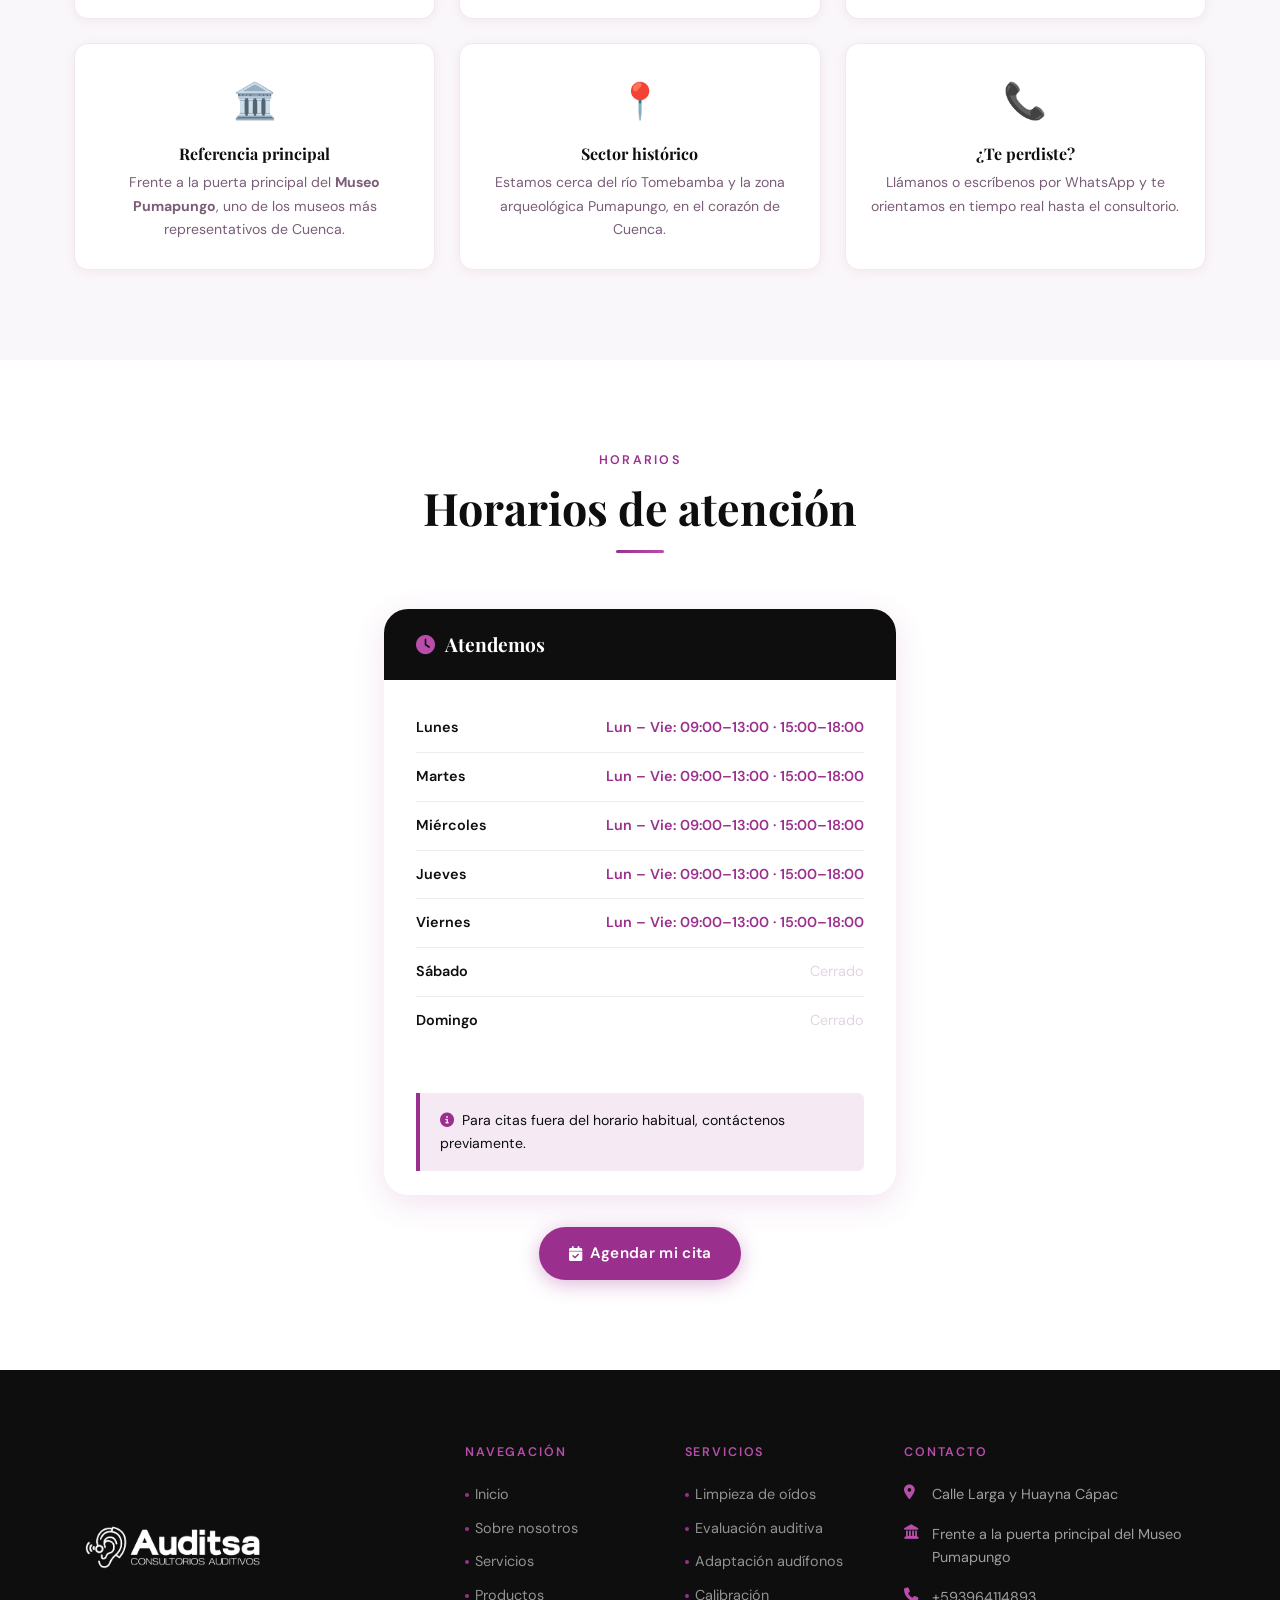
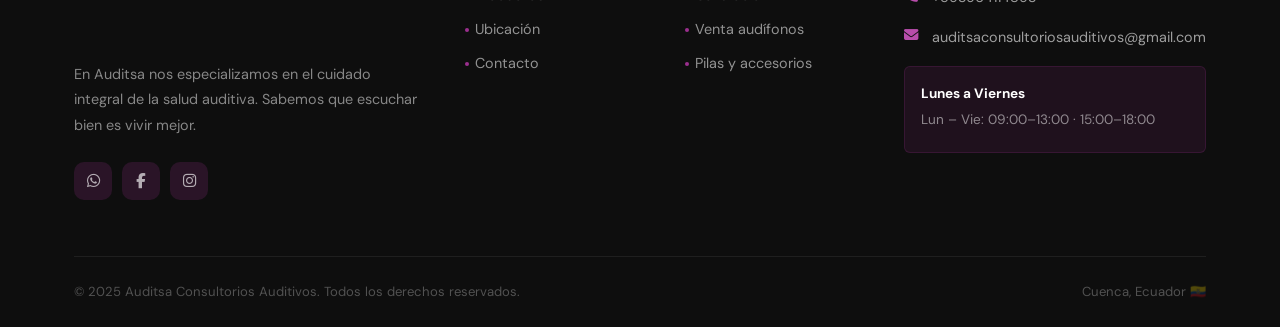
<file: ubicacion.html>
<!DOCTYPE html>
<html lang="es">

<head>
  <meta charset="UTF-8" />
  <meta name="viewport" content="width=device-width, initial-scale=1.0" />
  <meta name="description"
    content="Ubicación de Auditsa: Calle Larga y Huayna Cápac, frente al Museo Pumapungo, Cuenca, Ecuador." />
  <title>Ubicación | Auditsa</title>
  <link rel="stylesheet" href="styles.css" />
  <link rel="stylesheet" href="https://cdnjs.cloudflare.com/ajax/libs/font-awesome/6.5.0/css/all.min.css" />
  <style>
    .map-section {
      padding: 80px 0;
    }

    .map-inner {
      display: grid;
      grid-template-columns: 380px 1fr;
      gap: 40px;
      align-items: start;
    }

    .location-card {
      background: var(--white);
      border-radius: var(--radius-lg);
      overflow: hidden;
      box-shadow: var(--shadow-md);
      border: 1px solid var(--gray-100);
    }

    .location-card-header {
      background: linear-gradient(135deg, var(--black), var(--purple-deeper));
      padding: 28px;
      color: white;
    }

    .location-card-header h3 {
      color: white;
      font-size: 1.2rem;
      margin-bottom: 6px;
    }

    .location-card-header p {
      color: rgba(255, 255, 255, .6);
      font-size: .9rem;
      margin: 0;
    }

    .location-items {
      padding: 28px;
      display: flex;
      flex-direction: column;
      gap: 0;
    }

    .location-item {
      display: flex;
      gap: 16px;
      align-items: flex-start;
      padding: 18px 0;
      border-bottom: 1px solid var(--gray-100);
    }

    .location-item:last-child {
      border-bottom: none;
      padding-bottom: 0;
    }

    .location-item-icon {
      width: 42px;
      height: 42px;
      background: var(--purple-pale);
      border-radius: 10px;
      display: flex;
      align-items: center;
      justify-content: center;
      color: var(--purple);
      font-size: 1rem;
      flex-shrink: 0;
    }

    .location-item-label {
      font-size: .75rem;
      font-weight: 700;
      letter-spacing: .08em;
      text-transform: uppercase;
      color: var(--gray-600);
      margin-bottom: 4px;
    }

    .location-item-value {
      font-size: .92rem;
      color: var(--black);
      font-weight: 500;
      line-height: 1.4;
    }

    .directions-btn {
      display: flex;
      align-items: center;
      justify-content: center;
      gap: 10px;
      width: 100%;
      padding: 16px;
      background: var(--purple);
      color: white;
      font-weight: 700;
      font-size: .95rem;
      border-radius: 0 0 var(--radius-lg) var(--radius-lg);
      transition: all var(--transition);
      text-align: center;
    }

    .directions-btn:hover {
      background: var(--black);
    }

    .map-container {
      border-radius: var(--radius-lg);
      overflow: hidden;
      box-shadow: var(--shadow-md);
      border: 1px solid var(--gray-100);
    }

    .map-container iframe {
      width: 100%;
      height: 540px;
      display: block;
      border: none;
    }

    .directions-grid {
      display: grid;
      grid-template-columns: repeat(3, 1fr);
      gap: 24px;
    }

    .direction-card {
      background: white;
      border-radius: var(--radius-md);
      padding: 28px 22px;
      text-align: center;
      box-shadow: var(--shadow-sm);
      border: 1px solid var(--gray-100);
      transition: all var(--transition);
    }

    .direction-card:hover {
      transform: translateY(-4px);
      box-shadow: var(--shadow-md);
      border-color: var(--purple);
    }

    .direction-icon {
      font-size: 2.2rem;
      margin-bottom: 14px;
    }

    .direction-card h4 {
      margin-bottom: 8px;
      font-size: 1rem;
    }

    .direction-card p {
      font-size: .88rem;
      color: var(--gray-600);
      margin: 0;
      line-height: 1.65;
    }

    .hours-card {
      background: white;
      border-radius: var(--radius-lg);
      box-shadow: var(--shadow-md);
      overflow: hidden;
    }

    .hours-card-header {
      background: var(--black);
      padding: 24px 32px;
    }

    .hours-card-header h3 {
      color: white;
      font-size: 1.2rem;
    }

    .hours-table {
      padding: 24px 32px;
    }

    .hours-row {
      display: flex;
      justify-content: space-between;
      align-items: center;
      padding: 12px 0;
      border-bottom: 1px solid var(--gray-100);
      font-size: .9rem;
    }

    .hours-row:last-child {
      border-bottom: none;
    }

    .hours-day {
      font-weight: 600;
      color: var(--black);
    }

    .hours-time {
      color: var(--purple);
      font-weight: 600;
    }

    .hours-closed {
      color: var(--gray-200);
    }

    .note-box {
      background: var(--purple-pale);
      border-left: 4px solid var(--purple);
      border-radius: 0 var(--radius-sm) var(--radius-sm) 0;
      padding: 16px 20px;
      margin: 24px 32px;
      font-size: .88rem;
      color: var(--black);
    }

    @media(max-width:900px) {
      .map-inner {
        grid-template-columns: 1fr;
      }

      .map-container iframe {
        height: 380px;
      }

      .directions-grid {
        grid-template-columns: 1fr 1fr;
      }
    }

    @media(max-width:560px) {
      .directions-grid {
        grid-template-columns: 1fr;
      }
    }
  </style>
</head>

<body>
  <nav class="navbar" role="navigation" aria-label="Navegación principal">
    <div class="container navbar-inner">
      <a href="index.html" class="navbar-logo" aria-label="Auditsa – Inicio">
        <img data-logo="navbar" src="assets/MORADO_2.png" alt="Auditsa Consultorios Auditivos"
          style="width: 200px; height: auto;" />
      </a>
      <ul class="nav-links" id="navLinks" role="list">
        <li><a href="index.html">Inicio</a></li>
        <li><a href="sobre.html">Sobre nosotros</a></li>
        <li><a href="servicios.html">Servicios</a></li>
        <li><a href="productos.html">Productos</a></li>
        <li><a href="ubicacion.html">Ubicación</a></li>
        <li><a href="contacto.html" class="nav-cta">Contacto</a></li>
      </ul>
      <button class="nav-toggle" id="navToggle" aria-label="Abrir menú"><span></span><span></span><span></span></button>
    </div>
  </nav>

  <section class="page-hero">
    <div class="container">
      <nav class="breadcrumb"><a href="index.html">Inicio</a><i class="fas fa-chevron-right"></i><span>Ubicación</span>
      </nav>
      <h1>¿Dónde encontrarnos?</h1>
      <p>Estamos en el corazón histórico de Cuenca, fácil de encontrar y accesible.</p>
    </div>
  </section>

  <section class="map-section">
    <div class="container">
      <div class="map-inner">
        <div class="fade-up">
          <div class="location-card">
            <div class="location-card-header">
              <h3>Auditsa</h3>
              <p>Consultorios Auditivos</p>
            </div>
            <div class="location-items">
              <div class="location-item">
                <div class="location-item-icon"><i class="fas fa-map-marker-alt"></i></div>
                <div>
                  <div class="location-item-label">Dirección</div>
                  <div class="location-item-value" data-cfg="calle">Calle Larga y Huayna Cápac</div>
                </div>
              </div>
              <div class="location-item">
                <div class="location-item-icon"><i class="fas fa-landmark"></i></div>
                <div>
                  <div class="location-item-label">Referencia</div>
                  <div class="location-item-value" data-cfg="referencia">Frente al Museo Pumapungo</div>
                </div>
              </div>
              <div class="location-item">
                <div class="location-item-icon"><i class="fas fa-clock"></i></div>
                <div>
                  <div class="location-item-label">Horarios</div>
                  <div class="location-item-value" data-cfg="horarios">09:00–13:00 · 15:00–18:00</div>
                </div>
              </div>
              <div class="location-item">
                <div class="location-item-icon"><i class="fas fa-phone"></i></div>
                <div>
                  <div class="location-item-label">Teléfono</div>
                  <div class="location-item-value"><a href="#" data-href="telefono" style="color:inherit"
                      data-cfg="telefono">+593 00 000 0000</a></div>
                </div>
              </div>
            </div>
            <a href="#" target="_blank" data-href="mapa" class="directions-btn"><i
                class="fas fa-diamond-turn-right"></i> Cómo llegar en
              Google Maps</a>
          </div>
        </div>
        <div class="map-container fade-in">
          <iframe data-mapa-embed title="Ubicación de Auditsa en Google Maps" allowfullscreen loading="lazy"
            referrerpolicy="no-referrer-when-downgrade"
            src="https://www.google.com/maps/embed?pb=!1m18!1m12!1m3!1d3985.4906956019!2d-78.99776!3d-2.90191!2m3!1f0!2f0!3f0!3m2!1i1024!2i768!4f13.1!3m3!1m2!1s0x91cd18040b770689%3A0x84f0fcd3a1bcc25c!2sMuseo+Pumapungo!5e0!3m2!1ses!2sec!4v1700000000000!5m2!1ses!2sec"></iframe>
        </div>
      </div>
    </div>
  </section>

  <section class="section section--gray">
    <div class="container">
      <div class="section-header section-header--center fade-up"><span class="section-label">Cómo llegar</span>
        <h2>Indicaciones para encontrarnos</h2>
        <div class="divider"></div>
        <p>Estamos ubicados en el Centro Histórico de Cuenca, una zona de fácil acceso.</p>
      </div>
      <div class="directions-grid">
        <div class="direction-card fade-up" data-delay="0">
          <div class="direction-icon">🚗</div>
          <h4>En vehículo propio</h4>
          <p>Diríjase al Centro Histórico por la Av. Huayna Cápac. Hay parqueaderos públicos cerca del Museo Pumapungo.
          </p>
        </div>
        <div class="direction-card fade-up" data-delay="100">
          <div class="direction-icon">🚌</div>
          <h4>En transporte público</h4>
          <p>Varias líneas del sistema integrado de Cuenca tienen paradas cercanas al sector de la Calle Larga y Huayna
            Cápac.</p>
        </div>
        <div class="direction-card fade-up" data-delay="200">
          <div class="direction-icon">🚶</div>
          <h4>A pie</h4>
          <p>Camine por la Calle Larga hacia el este hasta llegar a la intersección con Huayna Cápac. Frente al Museo
            Pumapungo.</p>
        </div>
        <div class="direction-card fade-up" data-delay="300">
          <div class="direction-icon">🏛️</div>
          <h4>Referencia principal</h4>
          <p>Frente a la puerta principal del <strong>Museo Pumapungo</strong>, uno de los museos más representativos de
            Cuenca.</p>
        </div>
        <div class="direction-card fade-up" data-delay="400">
          <div class="direction-icon">📍</div>
          <h4>Sector histórico</h4>
          <p>Estamos cerca del río Tomebamba y la zona arqueológica Pumapungo, en el corazón de Cuenca.</p>
        </div>
        <div class="direction-card fade-up" data-delay="500">
          <div class="direction-icon">📞</div>
          <h4>¿Te perdiste?</h4>
          <p>Llámanos o escríbenos por WhatsApp y te orientamos en tiempo real hasta el consultorio.</p>
        </div>
      </div>
    </div>
  </section>

  <section class="section">
    <div class="container" style="max-width:560px;margin:0 auto">
      <div class="section-header section-header--center fade-up"><span class="section-label">Horarios</span>
        <h2>Horarios de atención</h2>
        <div class="divider"></div>
      </div>
      <div class="hours-card fade-up" data-delay="100">
        <div class="hours-card-header">
          <h3><i class="fas fa-clock" style="margin-right:10px;color:var(--purple-light)"></i>Atendemos</h3>
        </div>
        <div class="hours-table">
          <div class="hours-row"><span class="hours-day">Lunes</span><span class="hours-time"
              data-cfg="horarios">09:00–13:00 · 15:00–18:00</span></div>
          <div class="hours-row"><span class="hours-day">Martes</span><span class="hours-time"
              data-cfg="horarios">09:00–13:00 · 15:00–18:00</span></div>
          <div class="hours-row"><span class="hours-day">Miércoles</span><span class="hours-time"
              data-cfg="horarios">09:00–13:00 · 15:00–18:00</span></div>
          <div class="hours-row"><span class="hours-day">Jueves</span><span class="hours-time"
              data-cfg="horarios">09:00–13:00 · 15:00–18:00</span></div>
          <div class="hours-row"><span class="hours-day">Viernes</span><span class="hours-time"
              data-cfg="horarios">09:00–13:00 · 15:00–18:00</span></div>
          <div class="hours-row"><span class="hours-day">Sábado</span><span class="hours-closed">Cerrado</span></div>
          <div class="hours-row"><span class="hours-day">Domingo</span><span class="hours-closed">Cerrado</span></div>
        </div>
        <div class="note-box"><i class="fas fa-info-circle" style="color:var(--purple);margin-right:8px"></i>Para citas
          fuera del horario habitual, contáctenos previamente.</div>
      </div>
      <div style="text-align:center;margin-top:32px" class="fade-up" data-delay="200">
        <a href="contacto.html" class="btn btn-primary"><i class="fas fa-calendar-check"></i> Agendar mi cita</a>
      </div>
    </div>
  </section>
  <footer class="footer" role="contentinfo">
    <div class="container">
      <div class="footer-grid">
        <div>
          <a href="index.html" style="display:inline-flex;margin-bottom:0">
            <img data-logo="footer" class="footer-logo-img" src="assets/BLANCO_2.png"
              alt="Auditsa Consultorios Auditivos" style="width: 200px; height: auto;" />
          </a>
          <p class="footer-desc">En Auditsa nos especializamos en el cuidado integral de la salud auditiva. Sabemos que
            escuchar bien es vivir mejor.</p>
          <div class="footer-socials">
            <a href="#" data-href="whatsapp" data-red="whatsapp" class="footer-social-link" aria-label="WhatsApp"><i
                class="fab fa-whatsapp"></i></a>
            <a href="#" data-href="facebook" data-red="facebook" class="footer-social-link" aria-label="Facebook"><i
                class="fab fa-facebook-f"></i></a>
            <a href="#" data-href="instagram" data-red="instagram" class="footer-social-link" aria-label="Instagram"><i
                class="fab fa-instagram"></i></a>
          </div>
        </div>
        <div class="footer-col">
          <h5>Navegación</h5>
          <ul class="footer-links">
            <li><a href="index.html">Inicio</a></li>
            <li><a href="sobre.html">Sobre nosotros</a></li>
            <li><a href="servicios.html">Servicios</a></li>
            <li><a href="productos.html">Productos</a></li>
            <li><a href="ubicacion.html">Ubicación</a></li>
            <li><a href="contacto.html">Contacto</a></li>
          </ul>
        </div>
        <div class="footer-col">
          <h5>Servicios</h5>
          <ul class="footer-links">
            <li><a href="servicios.html">Limpieza de oídos</a></li>
            <li><a href="servicios.html">Evaluación auditiva</a></li>
            <li><a href="servicios.html">Adaptación audífonos</a></li>
            <li><a href="servicios.html">Calibración</a></li>
            <li><a href="productos.html">Venta audífonos</a></li>
            <li><a href="productos.html">Pilas y accesorios</a></li>
          </ul>
        </div>
        <div class="footer-col">
          <h5>Contacto</h5>
          <div class="footer-contact-item"><i class="fas fa-map-marker-alt"></i><span data-cfg="calle">Calle Larga y
              Huayna Cápac</span></div>
          <div class="footer-contact-item"><i class="fas fa-landmark"></i><span data-cfg="referencia">Frente al Museo
              Pumapungo</span></div>
          <div class="footer-contact-item"><i class="fas fa-phone"></i><a href="#" data-href="telefono"
              style="color:inherit"><span data-cfg="telefono">+593 00 000 0000</span></a></div>
          <div class="footer-contact-item"><i class="fas fa-envelope"></i><a href="#" data-href="email"
              style="color:inherit"><span data-cfg="email">info@auditsa.ec</span></a></div>
          <div class="footer-hours">
            <p><strong data-cfg="dias">Lunes a Viernes</strong></p>
            <p data-cfg="horarios">09:00–13:00 · 15:00–18:00</p>
          </div>
        </div>
      </div>
      <div class="footer-bottom"><span data-cfg="copyright">© 2025 Auditsa Consultorios Auditivos. Todos los derechos
          reservados.</span><span>Cuenca, Ecuador 🇪🇨</span></div>
    </div>
  </footer>
  <a href="#" target="_blank" class="whatsapp-float" aria-label="Contáctanos por WhatsApp"><i
      class="fab fa-whatsapp"></i></a>
  <script src="script.js"></script>
  <script src="config.js"></script>

</body>

</html>
</file>
<file: styles.css>
/* ============================================
   AUDITSA - Global Stylesheet
   Paleta: Morado #9B2F8E · Blanco · Negro
   ============================================ */

@import url('https://fonts.googleapis.com/css2?family=Playfair+Display:wght@400;600;700&family=DM+Sans:wght@300;400;500;600&display=swap');

/* ---- CSS Variables ---- */
:root {
  --purple:        #9B2F8E;
  --purple-dark:   #7a2070;
  --purple-deeper: #5c1856;
  --purple-light:  #b84dab;
  --purple-pale:   #f5eaf4;
  --purple-pale2:  #ede0ec;
  --black:         #0e0e0e;
  --black-soft:    #1a1a1a;
  --white:         #ffffff;
  --off-white:     #faf7fa;
  --gray-100:      #f0eaf0;
  --gray-200:      #e2d6e2;
  --gray-400:      #b8a0b6;
  --gray-600:      #7a5e78;
  --gray-800:      #3d2a3c;
  --text-dark:     #0e0e0e;
  --text-body:     #3d2a3c;
  --shadow-sm:     0 2px 12px rgba(155,47,142,0.08);
  --shadow-md:     0 8px 32px rgba(155,47,142,0.14);
  --shadow-lg:     0 20px 60px rgba(155,47,142,0.22);
  --radius-sm:     6px;
  --radius-md:     14px;
  --radius-lg:     24px;
  --font-display:  'Playfair Display', Georgia, serif;
  --font-body:     'DM Sans', system-ui, sans-serif;
  --nav-height:    76px;
  --transition:    0.3s cubic-bezier(0.4, 0, 0.2, 1);
}

/* ---- Reset & Base ---- */
*, *::before, *::after { box-sizing: border-box; margin: 0; padding: 0; }
html { scroll-behavior: smooth; font-size: 16px; }
body {
  font-family: var(--font-body);
  color: var(--text-body);
  background: var(--white);
  line-height: 1.65;
  -webkit-font-smoothing: antialiased;
}
img { max-width: 100%; display: block; }
a { color: inherit; text-decoration: none; }
ul { list-style: none; }
button { cursor: pointer; border: none; background: none; font-family: var(--font-body); }

/* ---- Typography ---- */
h1, h2, h3, h4 { font-family: var(--font-display); color: var(--text-dark); line-height: 1.2; }
h1 { font-size: clamp(2.2rem, 5vw, 3.8rem); }
h2 { font-size: clamp(1.8rem, 3.5vw, 2.8rem); }
h3 { font-size: clamp(1.2rem, 2vw, 1.6rem); }
h4 { font-size: 1.1rem; }
p { margin-bottom: 1rem; }
p:last-child { margin-bottom: 0; }

/* ---- Utility ---- */
.container { max-width: 1180px; margin: 0 auto; padding: 0 24px; }
.section { padding: 90px 0; }
.section--gray { background: var(--off-white); }
.section--dark { background: var(--black); color: var(--white); }
.section--dark h2, .section--dark h3 { color: var(--white); }

.section-label {
  font-size: 0.78rem;
  font-weight: 600;
  letter-spacing: 0.18em;
  text-transform: uppercase;
  color: var(--purple);
  margin-bottom: 10px;
  display: block;
}
.section--dark .section-label { color: var(--purple-light); }

.section-header { margin-bottom: 56px; }
.section-header--center { text-align: center; }
.section-header p { color: var(--gray-600); font-size: 1.05rem; margin-top: 14px; max-width: 580px; }
.section-header--center p { margin-left: auto; margin-right: auto; }

.divider {
  width: 48px; height: 3px;
  background: linear-gradient(90deg, var(--purple), var(--purple-light));
  border-radius: 2px;
  margin: 16px 0 0;
}
.section-header--center .divider { margin: 16px auto 0; }

/* ---- Buttons ---- */
.btn {
  display: inline-flex;
  align-items: center;
  gap: 8px;
  padding: 14px 30px;
  border-radius: 50px;
  font-weight: 600;
  font-size: 0.95rem;
  transition: all var(--transition);
  letter-spacing: 0.02em;
  white-space: nowrap;
}
.btn-primary { background: var(--purple); color: var(--white); box-shadow: 0 4px 20px rgba(155,47,142,0.35); }
.btn-primary:hover { background: var(--purple-dark); transform: translateY(-2px); box-shadow: 0 8px 28px rgba(155,47,142,0.45); }
.btn-outline { background: transparent; color: var(--white); border: 2px solid rgba(255,255,255,0.55); }
.btn-outline:hover { background: rgba(255,255,255,0.1); border-color: var(--white); transform: translateY(-2px); }
.btn-white { background: var(--white); color: var(--purple); box-shadow: 0 4px 20px rgba(0,0,0,0.15); }
.btn-white:hover { background: var(--purple-pale); transform: translateY(-2px); }

/* ---- Navigation ---- */
.navbar {
  position: fixed;
  top: 0; left: 0; right: 0;
  z-index: 1000;
  height: var(--nav-height);
  background: rgba(255,255,255,0.97);
  backdrop-filter: blur(12px);
  -webkit-backdrop-filter: blur(12px);
  border-bottom: 1px solid rgba(155,47,142,0.1);
  transition: box-shadow var(--transition);
}
.navbar.scrolled { box-shadow: var(--shadow-md); }
.navbar-inner { display: flex; align-items: center; justify-content: space-between; height: 100%; }
.navbar-logo { display: flex; align-items: center; text-decoration: none; }
.navbar-logo img { height: 48px; width: auto; object-fit: contain; }

.nav-links { display: flex; align-items: center; gap: 4px; }
.nav-links a {
  padding: 8px 14px;
  border-radius: 8px;
  font-size: 0.9rem;
  font-weight: 500;
  color: var(--gray-800);
  transition: all var(--transition);
}
.nav-links a:hover { color: var(--purple); background: var(--purple-pale); }
.nav-links a.active { color: var(--purple); font-weight: 600; }
.nav-cta { background: var(--purple) !important; color: var(--white) !important; padding: 9px 20px !important; border-radius: 50px !important; }
.nav-cta:hover { background: var(--purple-dark) !important; }

.nav-toggle { display: none; flex-direction: column; gap: 5px; padding: 8px; border-radius: 8px; transition: background var(--transition); }
.nav-toggle:hover { background: var(--gray-100); }
.nav-toggle span { width: 22px; height: 2px; background: var(--black); border-radius: 2px; transition: all var(--transition); display: block; }
.nav-toggle.open span:nth-child(1) { transform: translateY(7px) rotate(45deg); }
.nav-toggle.open span:nth-child(2) { opacity: 0; }
.nav-toggle.open span:nth-child(3) { transform: translateY(-7px) rotate(-45deg); }

/* ---- Page Hero ---- */
.page-hero {
  padding: calc(var(--nav-height) + 60px) 0 70px;
  background: linear-gradient(135deg, var(--black) 0%, #2a0d27 60%, var(--purple-deeper) 100%);
  position: relative;
  overflow: hidden;
}
.page-hero::before {
  content: '';
  position: absolute; top: -100px; right: -100px;
  width: 500px; height: 500px; border-radius: 50%;
  background: rgba(155,47,142,0.08);
}
.page-hero::after {
  content: '';
  position: absolute; bottom: -80px; left: -80px;
  width: 350px; height: 350px; border-radius: 50%;
  background: rgba(255,255,255,0.03);
}
.page-hero .container { position: relative; z-index: 2; }
.page-hero h1 { color: var(--white); }
.page-hero p { color: rgba(255,255,255,0.7); font-size: 1.1rem; margin-top: 12px; }
.breadcrumb { display: flex; align-items: center; gap: 8px; font-size: 0.85rem; color: rgba(255,255,255,0.5); margin-bottom: 20px; }
.breadcrumb a { color: rgba(255,255,255,0.65); transition: color var(--transition); }
.breadcrumb a:hover { color: var(--white); }
.breadcrumb i { font-size: 0.7rem; }

/* ---- Cards ---- */
.card { background: var(--white); border-radius: var(--radius-md); box-shadow: var(--shadow-sm); overflow: hidden; transition: all var(--transition); }
.card:hover { transform: translateY(-4px); box-shadow: var(--shadow-md); }

/* ---- Footer ---- */
.footer { background: var(--black); color: rgba(255,255,255,0.7); padding: 72px 0 0; }
.footer-grid {
  display: grid;
  grid-template-columns: 2fr 1fr 1fr 1.5fr;
  gap: 48px;
  padding-bottom: 56px;
  border-bottom: 1px solid rgba(255,255,255,0.07);
}
.footer-logo-img { height: 44px; width: auto; object-fit: contain; margin-bottom: 20px; }
.footer-desc { font-size: 0.9rem; line-height: 1.75; margin-bottom: 24px; color: rgba(255,255,255,0.5); }
.footer-socials { display: flex; gap: 10px; }
.footer-social-link {
  width: 38px; height: 38px; border-radius: 10px;
  background: rgba(155,47,142,0.2);
  display: flex; align-items: center; justify-content: center;
  color: rgba(255,255,255,0.65);
  font-size: 0.95rem;
  transition: all var(--transition);
}
.footer-social-link:hover { background: var(--purple); color: white; transform: translateY(-2px); }
.footer-col h5 {
  font-size: 0.78rem; font-weight: 600; letter-spacing: 0.15em;
  text-transform: uppercase; color: var(--purple-light); margin-bottom: 20px;
}
.footer-links { display: flex; flex-direction: column; gap: 10px; }
.footer-links a {
  font-size: 0.9rem; color: rgba(255,255,255,0.55);
  transition: color var(--transition);
  display: flex; align-items: center; gap: 6px;
}
.footer-links a::before {
  content: ''; width: 4px; height: 4px; border-radius: 50%;
  background: var(--purple); flex-shrink: 0;
}
.footer-links a:hover { color: white; }
.footer-contact-item {
  display: flex; align-items: flex-start; gap: 12px;
  margin-bottom: 16px; font-size: 0.9rem; color: rgba(255,255,255,0.6);
}
.footer-contact-item i { color: var(--purple-light); width: 16px; margin-top: 2px; flex-shrink: 0; }
.footer-hours {
  background: rgba(155,47,142,0.12);
  border-radius: var(--radius-sm); padding: 16px; margin-top: 16px;
  font-size: 0.85rem; border: 1px solid rgba(155,47,142,0.2);
}
.footer-hours p { margin-bottom: 4px; color: rgba(255,255,255,0.5); }
.footer-hours strong { color: white; }
.footer-bottom {
  padding: 24px 0; display: flex; align-items: center;
  justify-content: space-between; font-size: 0.82rem; color: rgba(255,255,255,0.28);
}

/* ---- WhatsApp Float ---- */
.whatsapp-float {
  position: fixed; bottom: 28px; right: 28px; z-index: 999;
  width: 56px; height: 56px; background: #25D366; border-radius: 50%;
  display: flex; align-items: center; justify-content: center;
  color: white; font-size: 1.5rem;
  box-shadow: 0 6px 24px rgba(37,211,102,0.45);
  transition: all var(--transition);
  animation: pulse-green 2.5s infinite;
}
.whatsapp-float:hover { transform: scale(1.1); }
@keyframes pulse-green {
  0%, 100% { box-shadow: 0 6px 24px rgba(37,211,102,0.45); }
  50% { box-shadow: 0 6px 36px rgba(37,211,102,0.65), 0 0 0 8px rgba(37,211,102,0.12); }
}

/* ---- Responsive ---- */
@media (max-width: 1024px) { .footer-grid { grid-template-columns: 1fr 1fr; gap: 40px; } }
@media (max-width: 768px) {
  :root { --nav-height: 68px; }
  .section { padding: 70px 0; }
  .nav-links {
    display: none; position: fixed;
    top: var(--nav-height); left: 0; right: 0;
    background: white; flex-direction: column;
    padding: 20px 24px 28px; gap: 4px;
    border-bottom: 1px solid var(--gray-100);
    box-shadow: var(--shadow-md); align-items: flex-start;
  }
  .nav-links.open { display: flex; }
  .nav-links a { width: 100%; padding: 12px 16px; }
  .nav-cta { margin-top: 8px; }
  .nav-toggle { display: flex; }
  .footer-grid { grid-template-columns: 1fr; gap: 32px; }
  .footer-bottom { flex-direction: column; gap: 8px; text-align: center; }
  .footer { padding-top: 56px; }
}
@media (max-width: 480px) { .container { padding: 0 18px; } h1 { font-size: 2rem; } }

/* ---- Animations ---- */
.fade-up { opacity: 0; transform: translateY(30px); transition: opacity 0.6s ease, transform 0.6s ease; }
.fade-up.visible { opacity: 1; transform: none; }
.fade-in { opacity: 0; transition: opacity 0.6s ease; }
.fade-in.visible { opacity: 1; }
</file>
